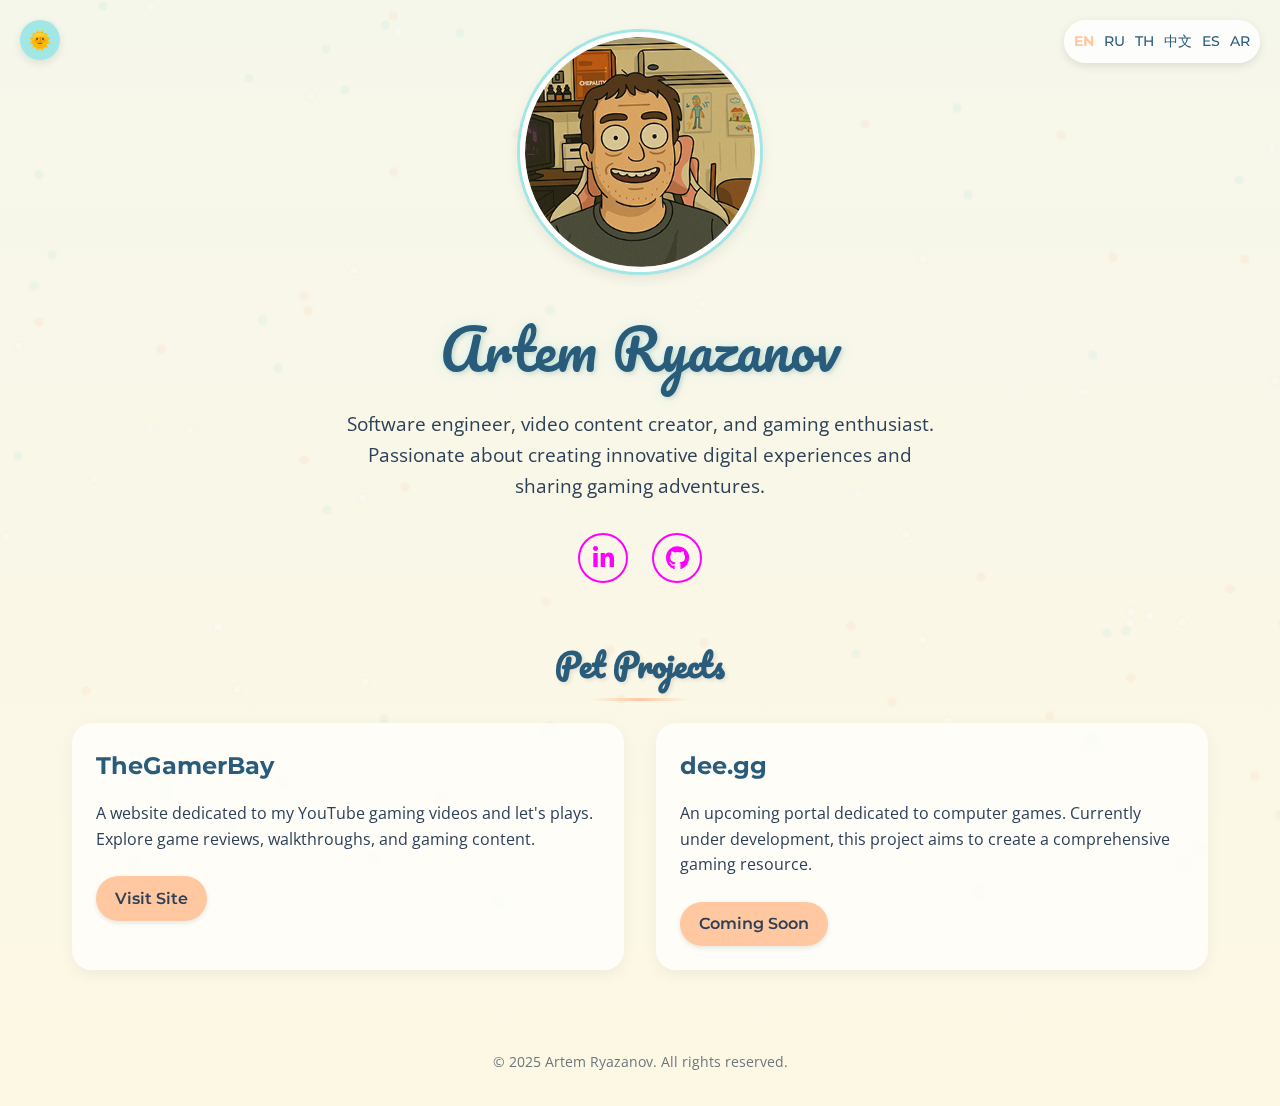
<file: index.html>
<!DOCTYPE html>
<html lang="en">
<head>
    <meta charset="UTF-8">
    <meta name="viewport" content="width=device-width, initial-scale=1.0">
    <title>Artem Ryazanov</title>
    
    <!-- Favicon -->
    <link rel="apple-touch-icon" sizes="180x180" href="apple-touch-icon.png">
    <link rel="icon" type="image/png" sizes="32x32" href="favicon-32x32.png">
    <link rel="icon" type="image/png" sizes="16x16" href="favicon-16x16.png">
    <link rel="manifest" href="site.webmanifest">
    
    <style>
        body {
            margin: 0;
            padding: 0;
            background-color: #0a0c10;
            color: #dfe0e4;
            font-family: 'Arial', sans-serif;
            display: flex;
            justify-content: center;
            align-items: center;
            height: 100vh;
            text-align: center;
        }
        
        .loading {
            font-size: 24px;
            color: #00fff0;
            text-shadow: 0 0 5px #00fff0, 0 0 10px #00fff0;
            animation: pulse 1.5s infinite alternate;
        }
        
        @keyframes pulse {
            from {
                text-shadow: 0 0 5px #00fff0, 0 0 10px #00fff0;
            }
            to {
                text-shadow: 0 0 10px #00fff0, 0 0 20px #00fff0, 0 0 30px #00fff0;
            }
        }
    </style>
</head>
<!-- Google tag (gtag.js) -->
<script async src="https://www.googletagmanager.com/gtag/js?id=G-1R5F85N9YH"></script>
<script>
    window.dataLayer = window.dataLayer || [];
    function gtag(){dataLayer.push(arguments);}
    gtag('js', new Date());

    gtag('config', 'G-1R5F85N9YH');
</script>
<body>
    <div class="loading">Loading...</div>
    
    <script>
        // Language detection and redirection
        document.addEventListener('DOMContentLoaded', function() {
            const savedLang = localStorage.getItem('lang');
            const validLangs = ['en', 'ru', 'th', 'zh', 'es', 'ar'];
            let targetPage;

            if (savedLang && validLangs.includes(savedLang)) {
                // Use saved language preference
                targetPage = `index_${savedLang}.html`;
            } else {
                // Determine language based on browser settings
                const userLang = navigator.language || navigator.userLanguage;
                targetPage = 'index_en.html'; // Default to English

                if (userLang.startsWith('ru')) {
                    targetPage = 'index_ru.html';
                } else if (userLang.startsWith('th')) {
                    targetPage = 'index_th.html';
                } else if (userLang.startsWith('zh')) {
                    targetPage = 'index_zh.html';
                } else if (userLang.startsWith('es')) {
                    targetPage = 'index_es.html';
                } else if (userLang.startsWith('ar')) {
                    targetPage = 'index_ar.html';
                }
            }

            // Redirect to the appropriate language page
            window.location.href = targetPage;
        });
    </script>
</body>
</html>
</file>
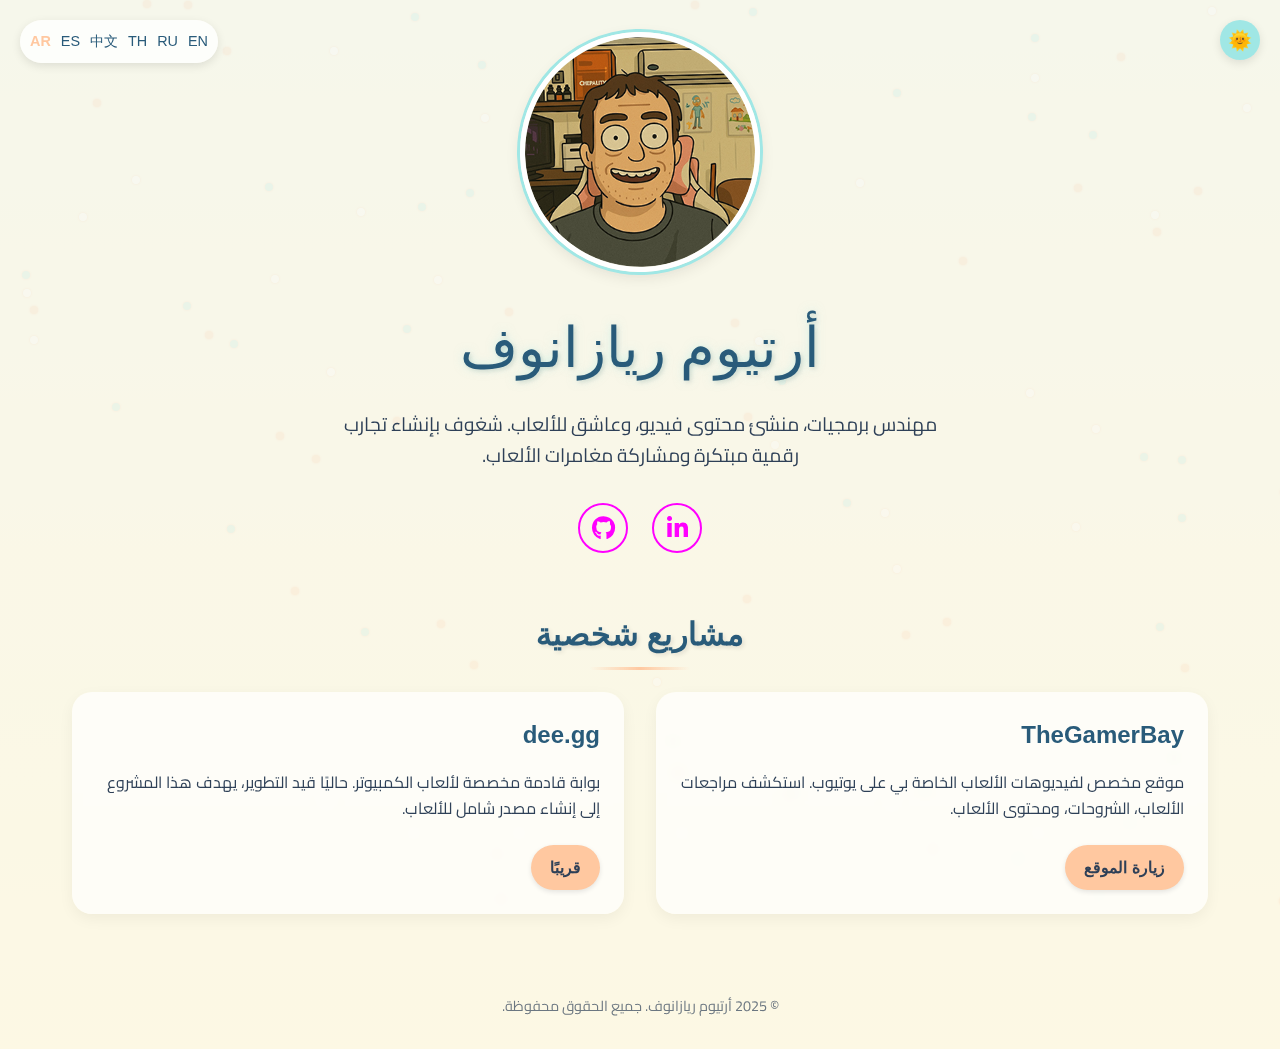
<file: index_ar.html>
<!DOCTYPE html>
<html lang="ar" dir="rtl">
<head>
    <meta charset="UTF-8">
    <meta name="viewport" content="width=device-width, initial-scale=1.0">
    <title>أرتيوم ريازانوف - الموقع الشخصي</title>
    
    <!-- Favicon -->
    <link rel="apple-touch-icon" sizes="180x180" href="apple-touch-icon.png">
    <link rel="icon" type="image/png" sizes="32x32" href="favicon-32x32.png">
    <link rel="icon" type="image/png" sizes="16x16" href="favicon-16x16.png">
    <link rel="manifest" href="site.webmanifest">
    
    <!-- Google Fonts -->
    <link href="https://fonts.googleapis.com/css2?family=Orbitron:wght@400;700&family=Roboto:wght@300;400&family=Cairo:wght@300;400;700&display=swap" rel="stylesheet">
    
    <!-- Font Awesome for icons -->
    <link rel="stylesheet" href="https://cdnjs.cloudflare.com/ajax/libs/font-awesome/6.4.0/css/all.min.css">
    
    <style>
        /* Base Styles */
        :root {
            /* Common colors */
            --neon-blue: #00fff0;
            --neon-purple: #f0f;
            --neon-pink: #ff00aa;
            
            /* Dark theme (default) */
            --bg-color: #0a0c10;
            --text-color: #dfe0e4;
            --card-bg: rgba(255, 255, 255, 0.05);
            --border-color: var(--neon-blue);
            --title-shadow-color: var(--neon-blue);
            --title-text-color: #fff;
            --switcher-bg: rgba(10, 12, 16, 0.7);
        }
        
        /* Beach-themed Light theme */
        body.theme-light {
            /* Beach theme colors */
            --bg-color: #FDF8E4; /* warm sand background */
            --bg-color-alt: #E8F4FB; /* light sky blue for alternate sections */
            --text-color: #2E4057; /* dark slate/blue for text */
            --accent-color: #FFC8A0; /* soft coral accent (buttons) */
            --accent-color-alt: #A0E7E5; /* teal accent */
            --heading-color: #295B7A; /* beachy dark teal for headings */
            
            /* UI elements */
            --card-bg: rgba(255, 255, 255, 0.7); /* semi-transparent white */
            --border-color: var(--accent-color-alt);
            --title-shadow-color: rgba(160, 231, 229, 0.5); /* soft teal shadow */
            --title-text-color: var(--heading-color);
            --switcher-bg: rgba(255, 255, 255, 0.8);
            --link-color: #288BB8; /* soft blue for links */
        }
        
        * {
            margin: 0;
            padding: 0;
            box-sizing: border-box;
        }
        
        body {
            background-color: var(--bg-color);
            color: var(--text-color);
            font-family: 'Cairo', 'Roboto', sans-serif;
            line-height: 1.6;
            overflow-x: hidden;
            position: relative;
            transition: background-color 0.3s, color 0.3s;
        }
        
        body::before {
            content: "";
            position: absolute;
            top: 0;
            left: 0;
            width: 100%;
            height: 100%;
            background: 
                linear-gradient(rgba(10, 12, 16, 0.9), rgba(10, 12, 16, 0.9)),
                url('data:image/svg+xml;utf8,<svg xmlns="http://www.w3.org/2000/svg" width="100" height="100" viewBox="0 0 100 100"><rect width="100" height="100" fill="none" stroke="%2300fff0" stroke-width="0.5" stroke-opacity="0.1"/><line x1="0" y1="0" x2="100" y2="100" stroke="%2300fff0" stroke-width="0.5" stroke-opacity="0.1"/><line x1="100" y1="0" x2="0" y2="100" stroke="%2300fff0" stroke-width="0.5" stroke-opacity="0.1"/></svg>');
            background-size: 50px 50px;
            z-index: -1;
            opacity: 0.5;
            transition: all 0.5s ease;
        }
        
        body.theme-light::before {
            opacity: 0.3;
            background: 
                linear-gradient(to bottom, var(--bg-color-alt) 0%, var(--bg-color) 100%),
                url('data:image/svg+xml;utf8,<svg xmlns="http://www.w3.org/2000/svg" width="200" height="200" viewBox="0 0 200 200"><path d="M0,100 C20,80 40,120 60,100 C80,80 100,120 120,100 C140,80 160,120 180,100 C200,80 220,120 240,100" fill="none" stroke="%23A0E7E5" stroke-width="1" stroke-opacity="0.2"/><path d="M0,130 C20,110 40,150 60,130 C80,110 100,150 120,130 C140,110 160,150 180,130 C200,110 220,150 240,130" fill="none" stroke="%23A0E7E5" stroke-width="1" stroke-opacity="0.2"/><path d="M0,160 C20,140 40,180 60,160 C80,140 100,180 120,160 C140,140 160,180 180,160 C200,140 220,180 240,160" fill="none" stroke="%23A0E7E5" stroke-width="1" stroke-opacity="0.2"/></svg>');
            background-size: 100% 100%, 400px 400px;
        }
        
        .container {
            max-width: 1200px;
            margin: 0 auto;
            padding: 2rem;
            min-height: 100vh;
            display: flex;
            flex-direction: column;
            justify-content: center;
        }
        
        /* Language Switcher */
        .lang-switcher {
            position: fixed;
            top: 20px;
            left: 20px; /* Changed from right to left for RTL */
            z-index: 100;
            display: flex;
            gap: 10px;
            background-color: var(--switcher-bg);
            padding: 10px;
            border-radius: 5px;
            border: 1px solid var(--border-color);
            box-shadow: 0 0 10px var(--border-color);
            transition: all 0.5s ease;
        }
        
        /* Beach-themed language switcher */
        body.theme-light .lang-switcher {
            background-color: rgba(255, 255, 255, 0.8);
            border: none;
            border-radius: 30px;
            box-shadow: 0 3px 10px rgba(0, 0, 0, 0.1);
            backdrop-filter: blur(5px);
        }
        
        .lang-switcher a {
            color: var(--text-color);
            text-decoration: none;
            font-family: 'Orbitron', sans-serif;
            font-size: 0.9rem;
            transition: all 0.3s ease;
        }
        
        body.theme-light .lang-switcher a {
            color: var(--heading-color);
            font-family: 'Montserrat', sans-serif;
            font-weight: 500;
        }
        
        .lang-switcher a:hover {
            color: var(--neon-blue);
            text-shadow: 0 0 5px var(--neon-blue), 0 0 10px var(--neon-blue);
        }
        
        body.theme-light .lang-switcher a:hover {
            color: var(--accent-color);
            text-shadow: none;
        }
        
        .lang-switcher a.active {
            color: var(--neon-blue);
            text-shadow: 0 0 5px var(--neon-blue), 0 0 10px var(--neon-blue);
        }
        
        body.theme-light .lang-switcher a.active {
            color: var(--accent-color);
            text-shadow: none;
            font-weight: 700;
        }
        
        /* Theme Toggle Button */
        .theme-toggle {
            position: fixed;
            top: 20px;
            right: 20px; /* Positioned on right for RTL layout */
            z-index: 100;
            background-color: var(--switcher-bg);
            border: 1px solid var(--border-color);
            box-shadow: 0 0 10px var(--border-color);
            color: var(--text-color);
            font-size: 1.2rem;
            width: 40px;
            height: 40px;
            border-radius: 50%;
            display: flex;
            align-items: center;
            justify-content: center;
            cursor: pointer;
            transition: all 0.5s ease;
        }
        
        /* Beach-themed toggle button */
        body.theme-light .theme-toggle {
            background-color: var(--accent-color-alt);
            border: none;
            color: white;
            box-shadow: 0 3px 10px rgba(0, 0, 0, 0.1);
        }
        
        .theme-toggle:hover {
            transform: scale(1.1);
            box-shadow: 0 0 15px var(--border-color);
        }
        
        body.theme-light .theme-toggle:hover {
            transform: scale(1.1) rotate(15deg);
            box-shadow: 0 5px 15px rgba(0, 0, 0, 0.15);
        }
        
        /* Header Section */
        .header {
            text-align: center;
            margin-bottom: 0.5rem;
        }
        
        .profile-pic {
            width: 240px;
            height: 240px;
            border-radius: 50%;
            object-fit: cover;
            border: 3px solid var(--border-color);
            box-shadow: 0 0 15px var(--border-color), 0 0 30px var(--border-color);
            margin-bottom: 1.5rem;
            transition: all 0.5s ease;
        }
        
        /* Beach-themed profile pic */
        body.theme-light .profile-pic {
            border: 5px solid #fff;
            box-shadow: 
                0 0 0 3px var(--accent-color-alt),
                0 5px 15px rgba(0, 0, 0, 0.1);
            transform: rotate(-2deg);
        }
        
        .profile-pic:hover {
            transform: scale(1.05);
            box-shadow: 0 0 20px var(--border-color), 0 0 40px var(--border-color);
        }
        
        body.theme-light .profile-pic:hover {
            transform: scale(1.05) rotate(2deg);
            box-shadow: 
                0 0 0 3px var(--accent-color),
                0 8px 20px rgba(0, 0, 0, 0.15);
        }
        
        .name {
            font-family: 'Orbitron', sans-serif;
            font-size: 3.5rem;
            font-weight: 700;
            margin-bottom: 1rem;
            color: var(--title-text-color);
            text-shadow: 
                0 0 5px #fff,
                0 0 10px #fff,
                0 0 15px var(--title-shadow-color),
                0 0 20px var(--title-shadow-color),
                0 0 30px var(--title-shadow-color);
            animation: flicker 3s infinite alternate;
            transition: all 0.5s ease;
        }
        
        /* Beach-themed name styling */
        body.theme-light .name {
            font-family: 'Pacifico', cursive;
            font-weight: 400;
            color: var(--heading-color);
            text-shadow: 
                2px 2px 4px rgba(0, 0, 0, 0.1),
                0 0 10px var(--title-shadow-color);
            animation: gentle-wave 5s infinite alternate;
        }
        
        @keyframes gentle-wave {
            0% {
                transform: translateY(0);
            }
            100% {
                transform: translateY(-5px);
            }
        }
        
        @keyframes flicker {
            0%, 19%, 21%, 23%, 25%, 54%, 56%, 100% {
                text-shadow: 
                    0 0 5px #fff,
                    0 0 10px #fff,
                    0 0 15px var(--title-shadow-color),
                    0 0 20px var(--title-shadow-color),
                    0 0 30px var(--title-shadow-color);
            }
            20%, 24%, 55% {
                text-shadow: none;
                opacity: 0.8;
            }
        }
        
        .bio {
            font-size: 1.2rem;
            max-width: 600px;
            margin: 0 auto 2rem;
        }
        
        /* Social Links */
        .social-links {
            display: flex;
            justify-content: center;
            gap: 1.5rem;
            margin-bottom: 3rem;
        }
        
        .social-link {
            display: inline-flex;
            align-items: center;
            justify-content: center;
            width: 50px;
            height: 50px;
            border-radius: 50%;
            border: 2px solid var(--neon-purple);
            color: var(--neon-purple);
            font-size: 1.5rem;
            text-decoration: none;
            transition: all 0.3s ease;
        }
        
        .social-link:hover {
            background-color: var(--neon-purple);
            color: #fff;
            box-shadow: 0 0 15px var(--neon-purple), 0 0 30px var(--neon-purple);
            transform: translateY(-5px);
        }
        
        /* Projects Section */
        .section-title {
            font-family: 'Orbitron', sans-serif;
            font-size: 2rem;
            margin-bottom: 2rem;
            text-align: center;
            color: var(--neon-pink);
            text-shadow: 0 0 5px var(--neon-pink), 0 0 10px var(--neon-pink);
            transition: all 0.5s ease;
        }
        
        /* Beach-themed section title */
        body.theme-light .section-title {
            font-family: 'Pacifico', cursive;
            color: var(--heading-color);
            text-shadow: 2px 2px 4px rgba(0, 0, 0, 0.1);
            position: relative;
        }
        
        body.theme-light .section-title::after {
            content: "";
            position: absolute;
            bottom: -10px;
            left: 50%;
            transform: translateX(-50%);
            width: 100px;
            height: 3px;
            background: linear-gradient(to right, transparent, var(--accent-color), transparent);
            border-radius: 3px;
        }
        
        .projects {
            display: grid;
            grid-template-columns: repeat(auto-fit, minmax(300px, 1fr));
            gap: 2rem;
            margin-bottom: 3rem;
        }
        
        .project-card {
            background-color: var(--card-bg);
            border-radius: 10px;
            padding: 1.5rem;
            border: 1px solid var(--border-color);
            transition: all 0.5s ease;
            position: relative;
            overflow: hidden;
        }
        
        /* Beach-themed project cards */
        body.theme-light .project-card {
            background-color: rgba(255, 255, 255, 0.7);
            border: none;
            border-radius: 20px;
            box-shadow: 0 5px 15px rgba(0, 0, 0, 0.05);
            backdrop-filter: blur(5px);
        }
        
        .project-card::before {
            content: "";
            position: absolute;
            top: 0;
            left: 0;
            width: 100%;
            height: 100%;
            background: linear-gradient(45deg, transparent, rgba(0, 255, 240, 0.1), transparent);
            transform: translateX(-100%);
            transition: transform 0.6s ease;
        }
        
        body.theme-light .project-card::before {
            background: linear-gradient(45deg, transparent, rgba(160, 231, 229, 0.2), transparent);
        }
        
        .project-card:hover {
            transform: translateY(-10px);
            box-shadow: 0 0 20px rgba(0, 210, 255, 0.3);
        }
        
        body.theme-light .project-card:hover {
            transform: translateY(-10px) rotate(1deg);
            box-shadow: 0 8px 25px rgba(0, 0, 0, 0.1);
        }
        
        .project-card:hover::before {
            transform: translateX(100%);
        }
        
        .project-title {
            font-family: 'Orbitron', sans-serif;
            font-size: 1.5rem;
            margin-bottom: 1rem;
            color: var(--border-color);
            transition: color 0.3s;
        }
        
        /* Beach-themed project title */
        body.theme-light .project-title {
            font-family: 'Montserrat', sans-serif;
            font-weight: 700;
            color: var(--heading-color);
        }
        
        .project-description {
            margin-bottom: 1.5rem;
        }
        
        .project-link {
            display: inline-block;
            padding: 0.5rem 1rem;
            background-color: transparent;
            border: 1px solid var(--neon-blue);
            color: var(--neon-blue);
            text-decoration: none;
            border-radius: 5px;
            font-family: 'Orbitron', sans-serif;
            transition: all 0.5s ease;
        }
        
        /* Beach-themed buttons */
        body.theme-light .project-link {
            background-color: var(--accent-color);
            color: var(--text-color);
            border: none;
            border-radius: 999px; /* Pill shape */
            padding: 0.6rem 1.2rem;
            font-family: 'Montserrat', sans-serif;
            font-weight: 600;
            box-shadow: 0 2px 5px rgba(0, 0, 0, 0.1);
        }
        
        .project-link:hover {
            background-color: var(--border-color);
            color: var(--bg-color);
            box-shadow: 0 0 10px var(--border-color), 0 0 20px var(--border-color);
        }
        
        body.theme-light .project-link:hover {
            background-color: #FFB682; /* Slightly deeper coral on hover */
            transform: translateY(-2px);
            box-shadow: 0 4px 8px rgba(0, 0, 0, 0.15);
        }
        
        /* Footer */
        .footer {
            text-align: center;
            margin-top: auto;
            padding-top: 2rem;
            font-size: 0.9rem;
            opacity: 0.7;
        }
        
        /* Responsive Design */
        @media (max-width: 768px) {
            .container {
                padding: 1rem;
            }
            
            .name {
                font-size: 2.5rem;
            }
            
            .bio {
                font-size: 1rem;
            }
            
            .projects {
                grid-template-columns: 1fr;
            }
            
            .lang-switcher {
                top: 10px;
                left: 10px; /* Changed from right to left for RTL */
                padding: 5px;
            }
            
            .lang-switcher a {
                font-size: 0.8rem;
            }
        }
        
        /* Star Animation (Dark Theme) / Beach Elements (Light Theme) */
        .stars {
            position: fixed;
            top: 0;
            left: 0;
            width: 100%;
            height: 100%;
            z-index: -2;
            pointer-events: none;
        }
        
        .star {
            position: absolute;
            width: 2px;
            height: 2px;
            background-color: #fff;
            border-radius: 50%;
            animation: twinkle var(--duration, 3s) infinite both;
            opacity: 0;
            transition: all 0.5s ease;
        }
        
        /* Beach elements for light theme */
        body.theme-light .star {
            width: 8px;
            height: 8px;
            background-color: transparent;
            border-radius: 50%;
            opacity: 0.7;
            box-shadow: 0 0 2px rgba(255, 200, 160, 0.5);
            animation: float var(--duration, 8s) infinite ease-in-out;
        }
        
        body.theme-light .star:nth-child(3n) {
            background-color: rgba(255, 200, 160, 0.3); /* Coral color for some elements */
        }
        
        body.theme-light .star:nth-child(3n+1) {
            background-color: rgba(160, 231, 229, 0.3); /* Teal color for some elements */
        }
        
        body.theme-light .star:nth-child(3n+2) {
            background-color: rgba(255, 255, 255, 0.5); /* White for some elements */
        }
        
        @keyframes twinkle {
            0%, 100% {
                opacity: 0;
            }
            50% {
                opacity: 1;
            }
        }
        
        @keyframes float {
            0%, 100% {
                transform: translateY(0) rotate(0);
            }
            50% {
                transform: translateY(-20px) rotate(10deg);
            }
        }
    </style>
</head>
<!-- Google tag (gtag.js) -->
<script async src="https://www.googletagmanager.com/gtag/js?id=G-1R5F85N9YH"></script>
<script>
    window.dataLayer = window.dataLayer || [];
    function gtag(){dataLayer.push(arguments);}
    gtag('js', new Date());

    gtag('config', 'G-1R5F85N9YH');
</script>
<body>
    <!-- Language Switcher -->
    <div class="lang-switcher">
        <a href="index_en.html">EN</a>
        <a href="index_ru.html">RU</a>
        <a href="index_th.html">TH</a>
        <a href="index_zh.html">中文</a>
        <a href="index_es.html">ES</a>
        <a href="index_ar.html" class="active">AR</a>
    </div>
    
    <!-- Theme Toggle Button -->
    <button id="theme-toggle" class="theme-toggle" title="تبديل السمة">🌙</button>
    
    <!-- Star Background -->
    <div class="stars" id="stars"></div>
    
    <div class="container">
        <!-- Header Section -->
        <section class="header">
            <img src="logo-300x300.png" alt="أرتيوم ريازانوف" class="profile-pic">
            <h1 class="name">أرتيوم ريازانوف</h1>
            <p class="bio">مهندس برمجيات، منشئ محتوى فيديو، وعاشق للألعاب. شغوف بإنشاء تجارب رقمية مبتكرة ومشاركة مغامرات الألعاب.</p>
            
            <!-- Social Links -->
            <div class="social-links">
                <a href="https://www.linkedin.com/in/artryazanov/" target="_blank" class="social-link" title="LinkedIn">
                    <i class="fab fa-linkedin-in"></i>
                </a>
                <a href="https://github.com/artryazanov" target="_blank" class="social-link" title="GitHub">
                    <i class="fab fa-github"></i>
                </a>
            </div>
        </section>
        
        <!-- Projects Section -->
        <section>
            <h2 class="section-title">مشاريع شخصية</h2>
            <div class="projects">
                <div class="project-card">
                    <h3 class="project-title">TheGamerBay</h3>
                    <p class="project-description">موقع مخصص لفيديوهات الألعاب الخاصة بي على يوتيوب. استكشف مراجعات الألعاب، الشروحات، ومحتوى الألعاب.</p>
                    <a href="https://www.thegamerbay.ru" target="_blank" class="project-link">زيارة الموقع</a>
                </div>
                
                <div class="project-card">
                    <h3 class="project-title">dee.gg</h3>
                    <p class="project-description">بوابة قادمة مخصصة لألعاب الكمبيوتر. حاليًا قيد التطوير، يهدف هذا المشروع إلى إنشاء مصدر شامل للألعاب.</p>
                    <a href="https://dee.gg" target="_blank" class="project-link">قريبًا</a>
                </div>
            </div>
        </section>
        
        <!-- Footer -->
        <footer class="footer">
            <p>&copy; 2025 أرتيوم ريازانوف. جميع الحقوق محفوظة.</p>
        </footer>
    </div>
    
    <!-- JavaScript for Star Animation and Theme Switching -->
    <script>
        document.addEventListener('DOMContentLoaded', function() {
            localStorage.setItem('lang', 'ar');
            // Theme toggle functionality
            const toggleBtn = document.getElementById('theme-toggle');
            const body = document.body;
            
            // 1. Check for saved theme preference
            const savedTheme = localStorage.getItem('theme');
            
            // 2. If theme preference is saved, use it
            if (savedTheme) {
                body.classList.toggle('theme-light', savedTheme === 'light');
                toggleBtn.textContent = savedTheme === 'light' ? '🌞' : '🌙';
            } else {
                // 3. Otherwise, use system preference
                const prefersDark = window.matchMedia('(prefers-color-scheme: dark)').matches;
                if (!prefersDark) {
                    body.classList.add('theme-light');
                    toggleBtn.textContent = '🌞';
                }
            }
            
            // 4. Theme toggle button click handler
            toggleBtn.addEventListener('click', function() {
                const isLight = body.classList.toggle('theme-light');
                toggleBtn.textContent = isLight ? '🌞' : '🌙';
                localStorage.setItem('theme', isLight ? 'light' : 'dark');
            });
            
            // 5. Listen for system theme changes
            window.matchMedia('(prefers-color-scheme: dark)').addEventListener('change', function(e) {
                // Only apply if user hasn't manually set a preference
                if (!localStorage.getItem('theme')) {
                    const isDark = e.matches;
                    body.classList.toggle('theme-light', !isDark);
                    toggleBtn.textContent = !isDark ? '🌞' : '🌙';
                }
            });
            
            // Create stars
            const starsContainer = document.getElementById('stars');
            const starsCount = 100;
            
            for (let i = 0; i < starsCount; i++) {
                const star = document.createElement('div');
                star.classList.add('star');
                
                // Random position
                const x = Math.random() * 100;
                const y = Math.random() * 100;
                
                // Random animation duration
                const duration = 2 + Math.random() * 3;
                
                // Random delay
                const delay = Math.random() * 5;
                
                star.style.left = `${x}%`;
                star.style.top = `${y}%`;
                star.style.setProperty('--duration', `${duration}s`);
                star.style.animationDelay = `${delay}s`;
                
                starsContainer.appendChild(star);
            }
            
            // Add glitch effect on image click
            const profilePic = document.querySelector('.profile-pic');
            
            profilePic.addEventListener('click', function() {
                this.style.filter = 'hue-rotate(90deg) contrast(1.5)';
                
                setTimeout(() => {
                    this.style.filter = 'none';
                }, 500);
            });
        });
    </script>
</body>
</html>
</file>
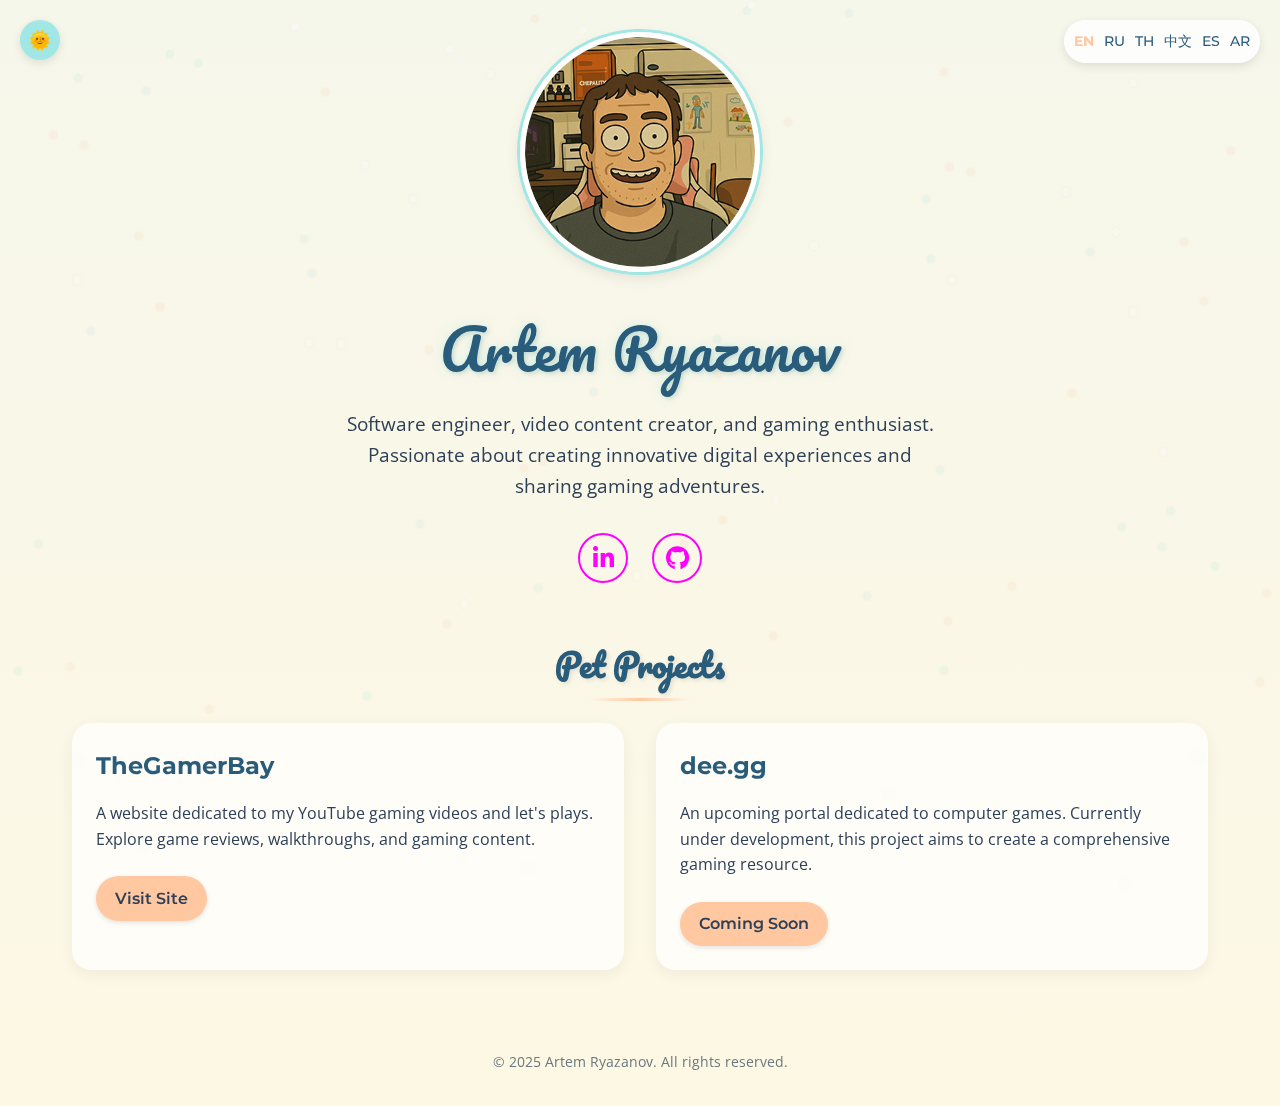
<file: index_en.html>
<!DOCTYPE html>
<html lang="en">
<head>
    <meta charset="UTF-8">
    <meta name="viewport" content="width=device-width, initial-scale=1.0">
    <title>Artem Ryazanov - Personal Website</title>
    
    <!-- Favicon -->
    <link rel="apple-touch-icon" sizes="180x180" href="apple-touch-icon.png">
    <link rel="icon" type="image/png" sizes="32x32" href="favicon-32x32.png">
    <link rel="icon" type="image/png" sizes="16x16" href="favicon-16x16.png">
    <link rel="manifest" href="site.webmanifest">
    
    <!-- Google Fonts -->
    <link href="https://fonts.googleapis.com/css2?family=Orbitron:wght@400;700&family=Roboto:wght@300;400&family=Pacifico&family=Montserrat:wght@300;400;500;700&family=Open+Sans:wght@300;400;600&display=swap" rel="stylesheet">
    
    <!-- Font Awesome for icons -->
    <link rel="stylesheet" href="https://cdnjs.cloudflare.com/ajax/libs/font-awesome/6.4.0/css/all.min.css">
    
    <style>
        /* Base Styles */
        :root {
            /* Common colors */
            --neon-blue: #00fff0;
            --neon-purple: #f0f;
            --neon-pink: #ff00aa;
            
            /* Dark theme (default) */
            --bg-color: #0a0c10;
            --text-color: #dfe0e4;
            --card-bg: rgba(255, 255, 255, 0.05);
            --border-color: var(--neon-blue);
            --title-shadow-color: var(--neon-blue);
            --title-text-color: #fff;
            --switcher-bg: rgba(10, 12, 16, 0.7);
        }
        
        /* Beach-themed Light theme */
        body.theme-light {
            /* Beach theme colors */
            --bg-color: #FDF8E4; /* warm sand background */
            --bg-color-alt: #E8F4FB; /* light sky blue for alternate sections */
            --text-color: #2E4057; /* dark slate/blue for text */
            --accent-color: #FFC8A0; /* soft coral accent (buttons) */
            --accent-color-alt: #A0E7E5; /* teal accent */
            --heading-color: #295B7A; /* beachy dark teal for headings */
            
            /* UI elements */
            --card-bg: rgba(255, 255, 255, 0.7); /* semi-transparent white */
            --border-color: var(--accent-color-alt);
            --title-shadow-color: rgba(160, 231, 229, 0.5); /* soft teal shadow */
            --title-text-color: var(--heading-color);
            --switcher-bg: rgba(255, 255, 255, 0.8);
            --link-color: #288BB8; /* soft blue for links */
        }
        
        * {
            margin: 0;
            padding: 0;
            box-sizing: border-box;
        }
        
        body {
            background-color: var(--bg-color);
            color: var(--text-color);
            font-family: 'Roboto', sans-serif;
            line-height: 1.6;
            overflow-x: hidden;
            position: relative;
            transition: background-color 0.5s, color 0.5s, font-family 0.5s;
        }
        
        /* Typography for light theme */
        body.theme-light {
            font-family: 'Open Sans', sans-serif;
        }
        
        body::before {
            content: "";
            position: absolute;
            top: 0;
            left: 0;
            width: 100%;
            height: 100%;
            background: 
                linear-gradient(rgba(10, 12, 16, 0.9), rgba(10, 12, 16, 0.9)),
                url('data:image/svg+xml;utf8,<svg xmlns="http://www.w3.org/2000/svg" width="100" height="100" viewBox="0 0 100 100"><rect width="100" height="100" fill="none" stroke="%2300fff0" stroke-width="0.5" stroke-opacity="0.1"/><line x1="0" y1="0" x2="100" y2="100" stroke="%2300fff0" stroke-width="0.5" stroke-opacity="0.1"/><line x1="100" y1="0" x2="0" y2="100" stroke="%2300fff0" stroke-width="0.5" stroke-opacity="0.1"/></svg>');
            background-size: 50px 50px;
            z-index: -1;
            opacity: 0.5;
            transition: all 0.5s ease;
        }
        
        body.theme-light::before {
            opacity: 0.3;
            background: 
                linear-gradient(to bottom, var(--bg-color-alt) 0%, var(--bg-color) 100%),
                url('data:image/svg+xml;utf8,<svg xmlns="http://www.w3.org/2000/svg" width="200" height="200" viewBox="0 0 200 200"><path d="M0,100 C20,80 40,120 60,100 C80,80 100,120 120,100 C140,80 160,120 180,100 C200,80 220,120 240,100" fill="none" stroke="%23A0E7E5" stroke-width="1" stroke-opacity="0.2"/><path d="M0,130 C20,110 40,150 60,130 C80,110 100,150 120,130 C140,110 160,150 180,130 C200,110 220,150 240,130" fill="none" stroke="%23A0E7E5" stroke-width="1" stroke-opacity="0.2"/><path d="M0,160 C20,140 40,180 60,160 C80,140 100,180 120,160 C140,140 160,180 180,160 C200,140 220,180 240,160" fill="none" stroke="%23A0E7E5" stroke-width="1" stroke-opacity="0.2"/></svg>');
            background-size: 100% 100%, 400px 400px;
        }
        
        .container {
            max-width: 1200px;
            margin: 0 auto;
            padding: 2rem;
            min-height: 100vh;
            display: flex;
            flex-direction: column;
            justify-content: center;
        }
        
        /* Language Switcher */
        .lang-switcher {
            position: fixed;
            top: 20px;
            right: 20px;
            z-index: 100;
            display: flex;
            gap: 10px;
            background-color: var(--switcher-bg);
            padding: 10px;
            border-radius: 5px;
            border: 1px solid var(--border-color);
            box-shadow: 0 0 10px var(--border-color);
            transition: all 0.5s ease;
        }
        
        /* Beach-themed language switcher */
        body.theme-light .lang-switcher {
            background-color: rgba(255, 255, 255, 0.8);
            border: none;
            border-radius: 30px;
            box-shadow: 0 3px 10px rgba(0, 0, 0, 0.1);
            backdrop-filter: blur(5px);
        }
        
        .lang-switcher a {
            color: var(--text-color);
            text-decoration: none;
            font-family: 'Orbitron', sans-serif;
            font-size: 0.9rem;
            transition: all 0.3s ease;
        }
        
        body.theme-light .lang-switcher a {
            color: var(--heading-color);
            font-family: 'Montserrat', sans-serif;
            font-weight: 500;
        }
        
        .lang-switcher a:hover {
            color: var(--neon-blue);
            text-shadow: 0 0 5px var(--neon-blue), 0 0 10px var(--neon-blue);
        }
        
        body.theme-light .lang-switcher a:hover {
            color: var(--accent-color);
            text-shadow: none;
        }
        
        .lang-switcher a.active {
            color: var(--neon-blue);
            text-shadow: 0 0 5px var(--neon-blue), 0 0 10px var(--neon-blue);
        }
        
        body.theme-light .lang-switcher a.active {
            color: var(--accent-color);
            text-shadow: none;
            font-weight: 700;
        }
        
        /* Theme Toggle Button */
        .theme-toggle {
            position: fixed;
            top: 20px;
            left: 20px;
            z-index: 100;
            background-color: var(--switcher-bg);
            border: 1px solid var(--border-color);
            box-shadow: 0 0 10px var(--border-color);
            color: var(--text-color);
            font-size: 1.2rem;
            width: 40px;
            height: 40px;
            border-radius: 50%;
            display: flex;
            align-items: center;
            justify-content: center;
            cursor: pointer;
            transition: all 0.5s ease;
        }
        
        /* Beach-themed toggle button */
        body.theme-light .theme-toggle {
            background-color: var(--accent-color-alt);
            border: none;
            color: white;
            box-shadow: 0 3px 10px rgba(0, 0, 0, 0.1);
        }
        
        .theme-toggle:hover {
            transform: scale(1.1);
            box-shadow: 0 0 15px var(--border-color);
        }
        
        body.theme-light .theme-toggle:hover {
            transform: scale(1.1) rotate(15deg);
            box-shadow: 0 5px 15px rgba(0, 0, 0, 0.15);
        }
        
        /* Header Section */
        .header {
            text-align: center;
            margin-bottom: 0.5rem;
        }
        
        .profile-pic {
            width: 240px;
            height: 240px;
            border-radius: 50%;
            object-fit: cover;
            border: 3px solid var(--border-color);
            box-shadow: 0 0 15px var(--border-color), 0 0 30px var(--border-color);
            margin-bottom: 1.5rem;
            transition: all 0.5s ease;
        }
        
        /* Beach-themed profile pic */
        body.theme-light .profile-pic {
            border: 5px solid #fff;
            box-shadow: 
                0 0 0 3px var(--accent-color-alt),
                0 5px 15px rgba(0, 0, 0, 0.1);
            transform: rotate(-2deg);
        }
        
        .profile-pic:hover {
            transform: scale(1.05);
            box-shadow: 0 0 20px var(--border-color), 0 0 40px var(--border-color);
        }
        
        body.theme-light .profile-pic:hover {
            transform: scale(1.05) rotate(2deg);
            box-shadow: 
                0 0 0 3px var(--accent-color),
                0 8px 20px rgba(0, 0, 0, 0.15);
        }
        
        .name {
            font-family: 'Orbitron', sans-serif;
            font-size: 3.5rem;
            font-weight: 700;
            margin-bottom: 1rem;
            color: var(--title-text-color);
            text-shadow: 
                0 0 5px #fff,
                0 0 10px #fff,
                0 0 15px var(--title-shadow-color),
                0 0 20px var(--title-shadow-color),
                0 0 30px var(--title-shadow-color);
            animation: flicker 3s infinite alternate;
            transition: all 0.5s ease;
        }
        
        /* Beach-themed name styling */
        body.theme-light .name {
            font-family: 'Pacifico', cursive;
            font-weight: 400;
            color: var(--heading-color);
            text-shadow: 
                2px 2px 4px rgba(0, 0, 0, 0.1),
                0 0 10px var(--title-shadow-color);
            animation: gentle-wave 5s infinite alternate;
        }
        
        @keyframes flicker {
            0%, 19%, 21%, 23%, 25%, 54%, 56%, 100% {
                text-shadow: 
                    0 0 5px #fff,
                    0 0 10px #fff,
                    0 0 15px var(--title-shadow-color),
                    0 0 20px var(--title-shadow-color),
                    0 0 30px var(--title-shadow-color);
            }
            20%, 24%, 55% {
                text-shadow: none;
                opacity: 0.8;
            }
        }
        
        @keyframes gentle-wave {
            0% {
                transform: translateY(0);
            }
            100% {
                transform: translateY(-5px);
            }
        }
        
        .bio {
            font-size: 1.2rem;
            max-width: 600px;
            margin: 0 auto 2rem;
        }
        
        /* Social Links */
        .social-links {
            display: flex;
            justify-content: center;
            gap: 1.5rem;
            margin-bottom: 3rem;
        }
        
        .social-link {
            display: inline-flex;
            align-items: center;
            justify-content: center;
            width: 50px;
            height: 50px;
            border-radius: 50%;
            border: 2px solid var(--neon-purple);
            color: var(--neon-purple);
            font-size: 1.5rem;
            text-decoration: none;
            transition: all 0.3s ease;
        }
        
        .social-link:hover {
            background-color: var(--neon-purple);
            color: #fff;
            box-shadow: 0 0 15px var(--neon-purple), 0 0 30px var(--neon-purple);
            transform: translateY(-5px);
        }
        
        /* Projects Section */
        .section-title {
            font-family: 'Orbitron', sans-serif;
            font-size: 2rem;
            margin-bottom: 2rem;
            text-align: center;
            color: var(--neon-pink);
            text-shadow: 0 0 5px var(--neon-pink), 0 0 10px var(--neon-pink);
            transition: all 0.5s ease;
        }
        
        /* Beach-themed section title */
        body.theme-light .section-title {
            font-family: 'Pacifico', cursive;
            color: var(--heading-color);
            text-shadow: 2px 2px 4px rgba(0, 0, 0, 0.1);
            position: relative;
        }
        
        body.theme-light .section-title::after {
            content: "";
            position: absolute;
            bottom: -10px;
            left: 50%;
            transform: translateX(-50%);
            width: 100px;
            height: 3px;
            background: linear-gradient(to right, transparent, var(--accent-color), transparent);
            border-radius: 3px;
        }
        
        .projects {
            display: grid;
            grid-template-columns: repeat(auto-fit, minmax(300px, 1fr));
            gap: 2rem;
            margin-bottom: 3rem;
        }
        
        .project-card {
            background-color: var(--card-bg);
            border-radius: 10px;
            padding: 1.5rem;
            border: 1px solid var(--border-color);
            transition: all 0.5s ease;
            position: relative;
            overflow: hidden;
        }
        
        /* Beach-themed project cards */
        body.theme-light .project-card {
            background-color: rgba(255, 255, 255, 0.7);
            border: none;
            border-radius: 20px;
            box-shadow: 0 5px 15px rgba(0, 0, 0, 0.05);
            backdrop-filter: blur(5px);
        }
        
        .project-card::before {
            content: "";
            position: absolute;
            top: 0;
            left: 0;
            width: 100%;
            height: 100%;
            background: linear-gradient(45deg, transparent, rgba(0, 255, 240, 0.1), transparent);
            transform: translateX(-100%);
            transition: transform 0.6s ease;
        }
        
        body.theme-light .project-card::before {
            background: linear-gradient(45deg, transparent, rgba(160, 231, 229, 0.2), transparent);
        }
        
        .project-card:hover {
            transform: translateY(-10px);
            box-shadow: 0 0 20px rgba(0, 210, 255, 0.3);
        }
        
        body.theme-light .project-card:hover {
            transform: translateY(-10px) rotate(1deg);
            box-shadow: 0 8px 25px rgba(0, 0, 0, 0.1);
        }
        
        .project-card:hover::before {
            transform: translateX(100%);
        }
        
        .project-title {
            font-family: 'Orbitron', sans-serif;
            font-size: 1.5rem;
            margin-bottom: 1rem;
            color: var(--border-color);
            transition: color 0.3s;
        }
        
        /* Beach-themed project title */
        body.theme-light .project-title {
            font-family: 'Montserrat', sans-serif;
            font-weight: 700;
            color: var(--heading-color);
        }
        
        .project-description {
            margin-bottom: 1.5rem;
        }
        
        .project-link {
            display: inline-block;
            padding: 0.5rem 1rem;
            background-color: transparent;
            border: 1px solid var(--border-color);
            color: var(--border-color);
            text-decoration: none;
            border-radius: 5px;
            font-family: 'Orbitron', sans-serif;
            transition: all 0.5s ease;
        }
        
        /* Beach-themed buttons */
        body.theme-light .project-link {
            background-color: var(--accent-color);
            color: var(--text-color);
            border: none;
            border-radius: 999px; /* Pill shape */
            padding: 0.6rem 1.2rem;
            font-family: 'Montserrat', sans-serif;
            font-weight: 600;
            box-shadow: 0 2px 5px rgba(0, 0, 0, 0.1);
        }
        
        .project-link:hover {
            background-color: var(--border-color);
            color: var(--bg-color);
            box-shadow: 0 0 10px var(--border-color), 0 0 20px var(--border-color);
        }
        
        body.theme-light .project-link:hover {
            background-color: #FFB682; /* Slightly deeper coral on hover */
            transform: translateY(-2px);
            box-shadow: 0 4px 8px rgba(0, 0, 0, 0.15);
        }
        
        /* Footer */
        .footer {
            text-align: center;
            margin-top: auto;
            padding-top: 2rem;
            font-size: 0.9rem;
            opacity: 0.7;
        }
        
        /* Responsive Design */
        @media (max-width: 768px) {
            .container {
                padding: 1rem;
            }
            
            .name {
                font-size: 2.5rem;
            }
            
            .bio {
                font-size: 1rem;
            }
            
            .projects {
                grid-template-columns: 1fr;
            }
            
            .lang-switcher {
                top: 10px;
                right: 10px;
                padding: 5px;
            }
            
            .lang-switcher a {
                font-size: 0.8rem;
            }
        }
        
        /* Star Animation (Dark Theme) / Beach Elements (Light Theme) */
        .stars {
            position: fixed;
            top: 0;
            left: 0;
            width: 100%;
            height: 100%;
            z-index: -2;
            pointer-events: none;
        }
        
        .star {
            position: absolute;
            width: 2px;
            height: 2px;
            background-color: #fff;
            border-radius: 50%;
            animation: twinkle var(--duration, 3s) infinite both;
            opacity: 0;
            transition: all 0.5s ease;
        }
        
        /* Beach elements for light theme */
        body.theme-light .star {
            width: 8px;
            height: 8px;
            background-color: transparent;
            border-radius: 50%;
            opacity: 0.7;
            box-shadow: 0 0 2px rgba(255, 200, 160, 0.5);
            animation: float var(--duration, 8s) infinite ease-in-out;
        }
        
        body.theme-light .star:nth-child(3n) {
            background-color: rgba(255, 200, 160, 0.3); /* Coral color for some elements */
        }
        
        body.theme-light .star:nth-child(3n+1) {
            background-color: rgba(160, 231, 229, 0.3); /* Teal color for some elements */
        }
        
        body.theme-light .star:nth-child(3n+2) {
            background-color: rgba(255, 255, 255, 0.5); /* White for some elements */
        }
        
        @keyframes twinkle {
            0%, 100% {
                opacity: 0;
            }
            50% {
                opacity: 1;
            }
        }
        
        @keyframes float {
            0%, 100% {
                transform: translateY(0) rotate(0);
            }
            50% {
                transform: translateY(-20px) rotate(10deg);
            }
        }
    </style>
</head>
<!-- Google tag (gtag.js) -->
<script async src="https://www.googletagmanager.com/gtag/js?id=G-1R5F85N9YH"></script>
<script>
    window.dataLayer = window.dataLayer || [];
    function gtag(){dataLayer.push(arguments);}
    gtag('js', new Date());

    gtag('config', 'G-1R5F85N9YH');
</script>
<body>
    <!-- Language Switcher -->
    <div class="lang-switcher">
        <a href="index_en.html" class="active">EN</a>
        <a href="index_ru.html">RU</a>
        <a href="index_th.html">TH</a>
        <a href="index_zh.html">中文</a>
        <a href="index_es.html">ES</a>
        <a href="index_ar.html">AR</a>
    </div>
    
    <!-- Theme Toggle Button -->
    <button id="theme-toggle" class="theme-toggle" title="Toggle theme">🌙</button>
    
    <!-- Star Background -->
    <div class="stars" id="stars"></div>
    
    <div class="container">
        <!-- Header Section -->
        <section class="header">
            <img src="logo-300x300.png" alt="Artem Ryazanov" class="profile-pic">
            <h1 class="name">Artem Ryazanov</h1>
            <p class="bio">Software engineer, video content creator, and gaming enthusiast. Passionate about creating innovative digital experiences and sharing gaming adventures.</p>
            
            <!-- Social Links -->
            <div class="social-links">
                <a href="https://www.linkedin.com/in/artryazanov/" target="_blank" class="social-link" title="LinkedIn">
                    <i class="fab fa-linkedin-in"></i>
                </a>
                <a href="https://github.com/artryazanov" target="_blank" class="social-link" title="GitHub">
                    <i class="fab fa-github"></i>
                </a>
            </div>
        </section>
        
        <!-- Projects Section -->
        <section>
            <h2 class="section-title">Pet Projects</h2>
            <div class="projects">
                <div class="project-card">
                    <h3 class="project-title">TheGamerBay</h3>
                    <p class="project-description">A website dedicated to my YouTube gaming videos and let's plays. Explore game reviews, walkthroughs, and gaming content.</p>
                    <a href="https://www.thegamerbay.ru" target="_blank" class="project-link">Visit Site</a>
                </div>
                
                <div class="project-card">
                    <h3 class="project-title">dee.gg</h3>
                    <p class="project-description">An upcoming portal dedicated to computer games. Currently under development, this project aims to create a comprehensive gaming resource.</p>
                    <a href="https://dee.gg" target="_blank" class="project-link">Coming Soon</a>
                </div>
            </div>
        </section>
        
        <!-- Footer -->
        <footer class="footer">
            <p>&copy; 2025 Artem Ryazanov. All rights reserved.</p>
        </footer>
    </div>
    
    <!-- JavaScript for Star Animation and Theme Switching -->
    <script>
        document.addEventListener('DOMContentLoaded', function() {
            localStorage.setItem('lang', 'en');
            // Theme toggle functionality
            const toggleBtn = document.getElementById('theme-toggle');
            const body = document.body;
            
            // 1. Check for saved theme preference
            const savedTheme = localStorage.getItem('theme');
            
            // 2. If theme preference is saved, use it
            if (savedTheme) {
                body.classList.toggle('theme-light', savedTheme === 'light');
                toggleBtn.textContent = savedTheme === 'light' ? '🌞' : '🌙';
            } else {
                // 3. Otherwise, use system preference
                const prefersDark = window.matchMedia('(prefers-color-scheme: dark)').matches;
                if (!prefersDark) {
                    body.classList.add('theme-light');
                    toggleBtn.textContent = '🌞';
                }
            }
            
            // 4. Theme toggle button click handler
            toggleBtn.addEventListener('click', function() {
                const isLight = body.classList.toggle('theme-light');
                toggleBtn.textContent = isLight ? '🌞' : '🌙';
                localStorage.setItem('theme', isLight ? 'light' : 'dark');
            });
            
            // 5. Listen for system theme changes
            window.matchMedia('(prefers-color-scheme: dark)').addEventListener('change', function(e) {
                // Only apply if user hasn't manually set a preference
                if (!localStorage.getItem('theme')) {
                    const isDark = e.matches;
                    body.classList.toggle('theme-light', !isDark);
                    toggleBtn.textContent = !isDark ? '🌞' : '🌙';
                }
            });
            
            // Create stars
            const starsContainer = document.getElementById('stars');
            const starsCount = 100;
            
            for (let i = 0; i < starsCount; i++) {
                const star = document.createElement('div');
                star.classList.add('star');
                
                // Random position
                const x = Math.random() * 100;
                const y = Math.random() * 100;
                
                // Random animation duration
                const duration = 2 + Math.random() * 3;
                
                // Random delay
                const delay = Math.random() * 5;
                
                star.style.left = `${x}%`;
                star.style.top = `${y}%`;
                star.style.setProperty('--duration', `${duration}s`);
                star.style.animationDelay = `${delay}s`;
                
                starsContainer.appendChild(star);
            }
            
            // Add glitch effect on image click
            const profilePic = document.querySelector('.profile-pic');
            
            profilePic.addEventListener('click', function() {
                this.style.filter = 'hue-rotate(90deg) contrast(1.5)';
                
                setTimeout(() => {
                    this.style.filter = 'none';
                }, 500);
            });
        });
    </script>
</body>
</html>
</file>
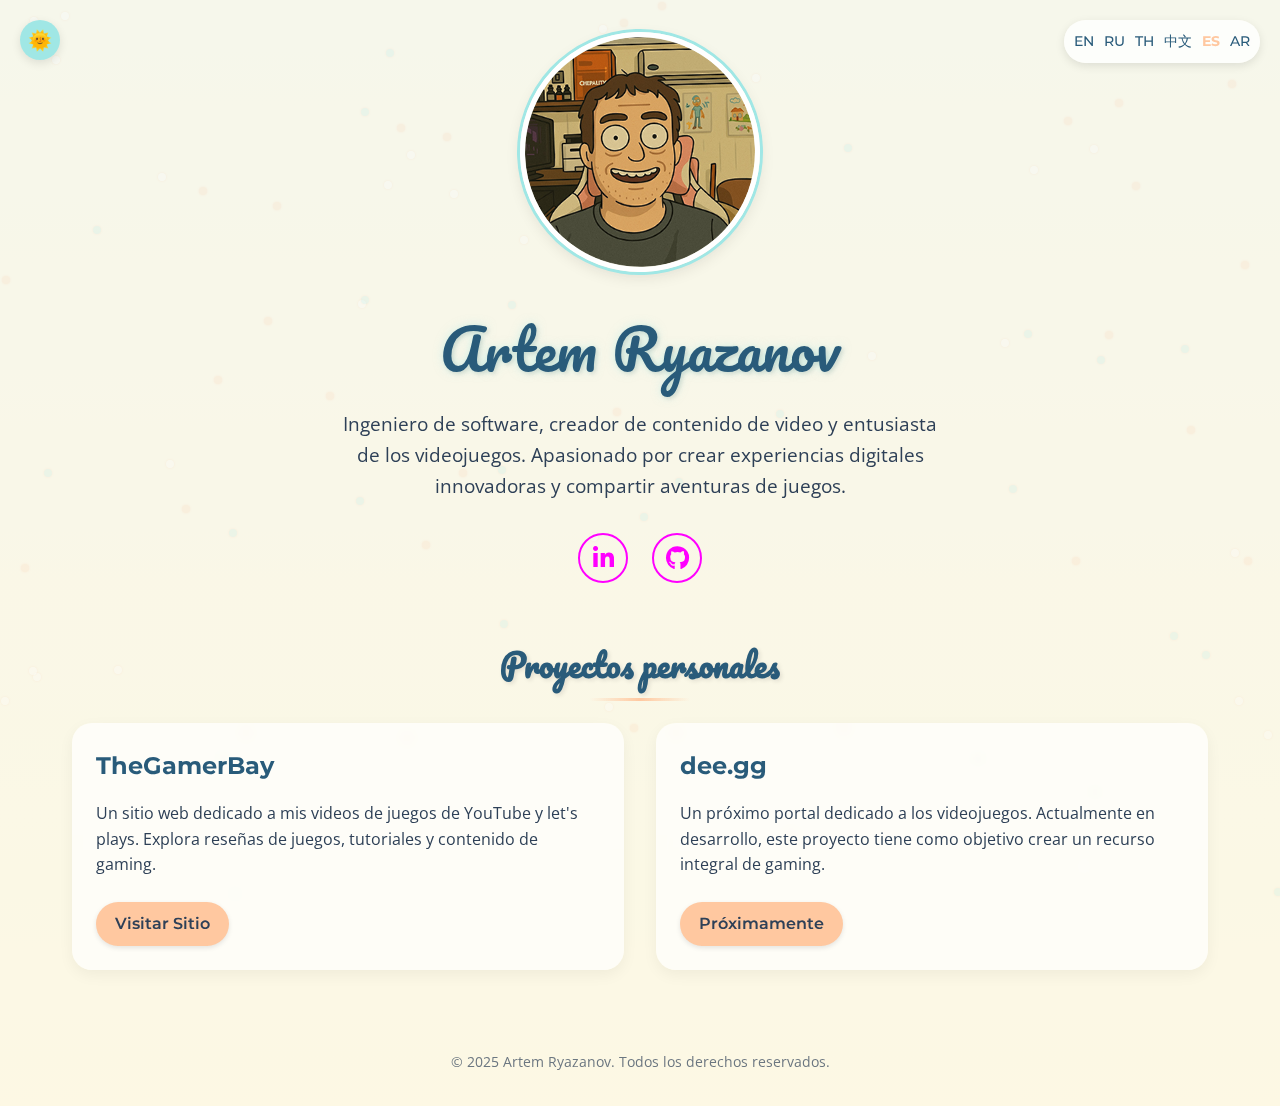
<file: index_es.html>
<!DOCTYPE html>
<html lang="es">
<head>
    <meta charset="UTF-8">
    <meta name="viewport" content="width=device-width, initial-scale=1.0">
    <title>Artem Ryazanov - Sitio Web Personal</title>
    
    <!-- Favicon -->
    <link rel="apple-touch-icon" sizes="180x180" href="apple-touch-icon.png">
    <link rel="icon" type="image/png" sizes="32x32" href="favicon-32x32.png">
    <link rel="icon" type="image/png" sizes="16x16" href="favicon-16x16.png">
    <link rel="manifest" href="site.webmanifest">
    
    <!-- Google Fonts -->
    <link href="https://fonts.googleapis.com/css2?family=Orbitron:wght@400;700&family=Roboto:wght@300;400&family=Pacifico&family=Montserrat:wght@300;400;500;700&family=Open+Sans:wght@300;400;600&display=swap" rel="stylesheet">
    
    <!-- Font Awesome for icons -->
    <link rel="stylesheet" href="https://cdnjs.cloudflare.com/ajax/libs/font-awesome/6.4.0/css/all.min.css">
    
    <style>
        /* Base Styles */
        :root {
            /* Common colors */
            --neon-blue: #00fff0;
            --neon-purple: #f0f;
            --neon-pink: #ff00aa;
            
            /* Dark theme (default) */
            --bg-color: #0a0c10;
            --text-color: #dfe0e4;
            --card-bg: rgba(255, 255, 255, 0.05);
            --border-color: var(--neon-blue);
            --title-shadow-color: var(--neon-blue);
            --title-text-color: #fff;
            --switcher-bg: rgba(10, 12, 16, 0.7);
        }
        
        /* Beach-themed Light theme */
        body.theme-light {
            /* Beach theme colors */
            --bg-color: #FDF8E4; /* warm sand background */
            --bg-color-alt: #E8F4FB; /* light sky blue for alternate sections */
            --text-color: #2E4057; /* dark slate/blue for text */
            --accent-color: #FFC8A0; /* soft coral accent (buttons) */
            --accent-color-alt: #A0E7E5; /* teal accent */
            --heading-color: #295B7A; /* beachy dark teal for headings */
            
            /* UI elements */
            --card-bg: rgba(255, 255, 255, 0.7); /* semi-transparent white */
            --border-color: var(--accent-color-alt);
            --title-shadow-color: rgba(160, 231, 229, 0.5); /* soft teal shadow */
            --title-text-color: var(--heading-color);
            --switcher-bg: rgba(255, 255, 255, 0.8);
            --link-color: #288BB8; /* soft blue for links */
        }
        
        * {
            margin: 0;
            padding: 0;
            box-sizing: border-box;
        }
        
        body {
            background-color: var(--bg-color);
            color: var(--text-color);
            font-family: 'Roboto', sans-serif;
            line-height: 1.6;
            overflow-x: hidden;
            position: relative;
            transition: background-color 0.5s, color 0.5s, font-family 0.5s;
        }
        
        /* Typography for light theme */
        body.theme-light {
            font-family: 'Open Sans', sans-serif;
        }
        
        body::before {
            content: "";
            position: absolute;
            top: 0;
            left: 0;
            width: 100%;
            height: 100%;
            background: 
                linear-gradient(rgba(10, 12, 16, 0.9), rgba(10, 12, 16, 0.9)),
                url('data:image/svg+xml;utf8,<svg xmlns="http://www.w3.org/2000/svg" width="100" height="100" viewBox="0 0 100 100"><rect width="100" height="100" fill="none" stroke="%2300fff0" stroke-width="0.5" stroke-opacity="0.1"/><line x1="0" y1="0" x2="100" y2="100" stroke="%2300fff0" stroke-width="0.5" stroke-opacity="0.1"/><line x1="100" y1="0" x2="0" y2="100" stroke="%2300fff0" stroke-width="0.5" stroke-opacity="0.1"/></svg>');
            background-size: 50px 50px;
            z-index: -1;
            opacity: 0.5;
            transition: all 0.5s ease;
        }
        
        body.theme-light::before {
            opacity: 0.3;
            background: 
                linear-gradient(to bottom, var(--bg-color-alt) 0%, var(--bg-color) 100%),
                url('data:image/svg+xml;utf8,<svg xmlns="http://www.w3.org/2000/svg" width="200" height="200" viewBox="0 0 200 200"><path d="M0,100 C20,80 40,120 60,100 C80,80 100,120 120,100 C140,80 160,120 180,100 C200,80 220,120 240,100" fill="none" stroke="%23A0E7E5" stroke-width="1" stroke-opacity="0.2"/><path d="M0,130 C20,110 40,150 60,130 C80,110 100,150 120,130 C140,110 160,150 180,130 C200,110 220,150 240,130" fill="none" stroke="%23A0E7E5" stroke-width="1" stroke-opacity="0.2"/><path d="M0,160 C20,140 40,180 60,160 C80,140 100,180 120,160 C140,140 160,180 180,160 C200,140 220,180 240,160" fill="none" stroke="%23A0E7E5" stroke-width="1" stroke-opacity="0.2"/></svg>');
            background-size: 100% 100%, 400px 400px;
        }
        
        .container {
            max-width: 1200px;
            margin: 0 auto;
            padding: 2rem;
            min-height: 100vh;
            display: flex;
            flex-direction: column;
            justify-content: center;
        }
        
        /* Language Switcher */
        .lang-switcher {
            position: fixed;
            top: 20px;
            right: 20px;
            z-index: 100;
            display: flex;
            gap: 10px;
            background-color: var(--switcher-bg);
            padding: 10px;
            border-radius: 5px;
            border: 1px solid var(--border-color);
            box-shadow: 0 0 10px var(--border-color);
            transition: all 0.5s ease;
        }
        
        /* Beach-themed language switcher */
        body.theme-light .lang-switcher {
            background-color: rgba(255, 255, 255, 0.8);
            border: none;
            border-radius: 30px;
            box-shadow: 0 3px 10px rgba(0, 0, 0, 0.1);
            backdrop-filter: blur(5px);
        }
        
        .lang-switcher a {
            color: var(--text-color);
            text-decoration: none;
            font-family: 'Orbitron', sans-serif;
            font-size: 0.9rem;
            transition: all 0.3s ease;
        }
        
        body.theme-light .lang-switcher a {
            color: var(--heading-color);
            font-family: 'Montserrat', sans-serif;
            font-weight: 500;
        }
        
        .lang-switcher a:hover {
            color: var(--neon-blue);
            text-shadow: 0 0 5px var(--neon-blue), 0 0 10px var(--neon-blue);
        }
        
        body.theme-light .lang-switcher a:hover {
            color: var(--accent-color);
            text-shadow: none;
        }
        
        .lang-switcher a.active {
            color: var(--neon-blue);
            text-shadow: 0 0 5px var(--neon-blue), 0 0 10px var(--neon-blue);
        }
        
        body.theme-light .lang-switcher a.active {
            color: var(--accent-color);
            text-shadow: none;
            font-weight: 700;
        }
        
        /* Theme Toggle Button */
        .theme-toggle {
            position: fixed;
            top: 20px;
            left: 20px;
            z-index: 100;
            background-color: var(--switcher-bg);
            border: 1px solid var(--border-color);
            box-shadow: 0 0 10px var(--border-color);
            color: var(--text-color);
            font-size: 1.2rem;
            width: 40px;
            height: 40px;
            border-radius: 50%;
            display: flex;
            align-items: center;
            justify-content: center;
            cursor: pointer;
            transition: all 0.5s ease;
        }
        
        /* Beach-themed toggle button */
        body.theme-light .theme-toggle {
            background-color: var(--accent-color-alt);
            border: none;
            color: white;
            box-shadow: 0 3px 10px rgba(0, 0, 0, 0.1);
        }
        
        .theme-toggle:hover {
            transform: scale(1.1);
            box-shadow: 0 0 15px var(--border-color);
        }
        
        body.theme-light .theme-toggle:hover {
            transform: scale(1.1) rotate(15deg);
            box-shadow: 0 5px 15px rgba(0, 0, 0, 0.15);
        }
        
        /* Header Section */
        .header {
            text-align: center;
            margin-bottom: 0.5rem;
        }
        
        .profile-pic {
            width: 240px;
            height: 240px;
            border-radius: 50%;
            object-fit: cover;
            border: 3px solid var(--border-color);
            box-shadow: 0 0 15px var(--border-color), 0 0 30px var(--border-color);
            margin-bottom: 1.5rem;
            transition: all 0.5s ease;
        }
        
        /* Beach-themed profile pic */
        body.theme-light .profile-pic {
            border: 5px solid #fff;
            box-shadow: 
                0 0 0 3px var(--accent-color-alt),
                0 5px 15px rgba(0, 0, 0, 0.1);
            transform: rotate(-2deg);
        }

        .profile-pic:hover {
            transform: scale(1.05);
            box-shadow: 0 0 20px var(--border-color), 0 0 40px var(--border-color);
        }
        
        body.theme-light .profile-pic:hover {
            transform: scale(1.05) rotate(2deg);
            box-shadow: 
                0 0 0 3px var(--accent-color),
                0 8px 20px rgba(0, 0, 0, 0.15);
        }
        
        .name {
            font-family: 'Orbitron', sans-serif;
            font-size: 3.5rem;
            font-weight: 700;
            margin-bottom: 1rem;
            color: var(--title-text-color);
            text-shadow: 
                0 0 5px #fff,
                0 0 10px #fff,
                0 0 15px var(--title-shadow-color),
                0 0 20px var(--title-shadow-color),
                0 0 30px var(--title-shadow-color);
            animation: flicker 3s infinite alternate;
            transition: all 0.5s ease;
        }
        
        /* Beach-themed name styling */
        body.theme-light .name {
            font-family: 'Pacifico', cursive;
            font-weight: 400;
            color: var(--heading-color);
            text-shadow: 
                2px 2px 4px rgba(0, 0, 0, 0.1),
                0 0 10px var(--title-shadow-color);
            animation: gentle-wave 5s infinite alternate;
        }
        
        @keyframes gentle-wave {
            0% {
                transform: translateY(0);
            }
            100% {
                transform: translateY(-5px);
            }
        }
        
        @keyframes flicker {
            0%, 19%, 21%, 23%, 25%, 54%, 56%, 100% {
                text-shadow: 
                    0 0 5px #fff,
                    0 0 10px #fff,
                    0 0 15px var(--title-shadow-color),
                    0 0 20px var(--title-shadow-color),
                    0 0 30px var(--title-shadow-color);
            }
            20%, 24%, 55% {
                text-shadow: none;
                opacity: 0.8;
            }
        }
        
        .bio {
            font-size: 1.2rem;
            max-width: 600px;
            margin: 0 auto 2rem;
        }
        
        /* Social Links */
        .social-links {
            display: flex;
            justify-content: center;
            gap: 1.5rem;
            margin-bottom: 3rem;
        }
        
        .social-link {
            display: inline-flex;
            align-items: center;
            justify-content: center;
            width: 50px;
            height: 50px;
            border-radius: 50%;
            border: 2px solid var(--neon-purple);
            color: var(--neon-purple);
            font-size: 1.5rem;
            text-decoration: none;
            transition: all 0.3s ease;
        }
        
        .social-link:hover {
            background-color: var(--neon-purple);
            color: #fff;
            box-shadow: 0 0 15px var(--neon-purple), 0 0 30px var(--neon-purple);
            transform: translateY(-5px);
        }
        
        /* Projects Section */
        .section-title {
            font-family: 'Orbitron', sans-serif;
            font-size: 2rem;
            margin-bottom: 2rem;
            text-align: center;
            color: var(--neon-pink);
            text-shadow: 0 0 5px var(--neon-pink), 0 0 10px var(--neon-pink);
            transition: all 0.5s ease;
        }
        
        /* Beach-themed section title */
        body.theme-light .section-title {
            font-family: 'Pacifico', cursive;
            color: var(--heading-color);
            text-shadow: 2px 2px 4px rgba(0, 0, 0, 0.1);
            position: relative;
        }
        
        body.theme-light .section-title::after {
            content: "";
            position: absolute;
            bottom: -10px;
            left: 50%;
            transform: translateX(-50%);
            width: 100px;
            height: 3px;
            background: linear-gradient(to right, transparent, var(--accent-color), transparent);
            border-radius: 3px;
        }
        
        .projects {
            display: grid;
            grid-template-columns: repeat(auto-fit, minmax(300px, 1fr));
            gap: 2rem;
            margin-bottom: 3rem;
        }
        
        .project-card {
            background-color: var(--card-bg);
            border-radius: 10px;
            padding: 1.5rem;
            border: 1px solid var(--border-color);
            transition: all 0.5s ease;
            position: relative;
            overflow: hidden;
        }
        
        /* Beach-themed project cards */
        body.theme-light .project-card {
            background-color: rgba(255, 255, 255, 0.7);
            border: none;
            border-radius: 20px;
            box-shadow: 0 5px 15px rgba(0, 0, 0, 0.05);
            backdrop-filter: blur(5px);
        }
        
        .project-card::before {
            content: "";
            position: absolute;
            top: 0;
            left: 0;
            width: 100%;
            height: 100%;
            background: linear-gradient(45deg, transparent, rgba(0, 255, 240, 0.1), transparent);
            transform: translateX(-100%);
            transition: transform 0.6s ease;
        }
        
        body.theme-light .project-card::before {
            background: linear-gradient(45deg, transparent, rgba(160, 231, 229, 0.2), transparent);
        }
        
        .project-card:hover {
            transform: translateY(-10px);
            box-shadow: 0 0 20px rgba(0, 210, 255, 0.3);
        }
        
        body.theme-light .project-card:hover {
            transform: translateY(-10px) rotate(1deg);
            box-shadow: 0 8px 25px rgba(0, 0, 0, 0.1);
        }
        
        .project-card:hover::before {
            transform: translateX(100%);
        }
        
        .project-title {
            font-family: 'Orbitron', sans-serif;
            font-size: 1.5rem;
            margin-bottom: 1rem;
            color: var(--border-color);
            transition: color 0.3s;
        }
        
        /* Beach-themed project title */
        body.theme-light .project-title {
            font-family: 'Montserrat', sans-serif;
            font-weight: 700;
            color: var(--heading-color);
        }
        
        .project-description {
            margin-bottom: 1.5rem;
        }
        
        .project-link {
            display: inline-block;
            padding: 0.5rem 1rem;
            background-color: transparent;
            border: 1px solid var(--border-color);
            color: var(--border-color);
            text-decoration: none;
            border-radius: 5px;
            font-family: 'Orbitron', sans-serif;
            transition: all 0.5s ease;
        }
        
        /* Beach-themed buttons */
        body.theme-light .project-link {
            background-color: var(--accent-color);
            color: var(--text-color);
            border: none;
            border-radius: 999px; /* Pill shape */
            padding: 0.6rem 1.2rem;
            font-family: 'Montserrat', sans-serif;
            font-weight: 600;
            box-shadow: 0 2px 5px rgba(0, 0, 0, 0.1);
        }
        
        .project-link:hover {
            background-color: var(--border-color);
            color: var(--bg-color);
            box-shadow: 0 0 10px var(--border-color), 0 0 20px var(--border-color);
        }
        
        body.theme-light .project-link:hover {
            background-color: #FFB682; /* Slightly deeper coral on hover */
            transform: translateY(-2px);
            box-shadow: 0 4px 8px rgba(0, 0, 0, 0.15);
        }
        
        /* Footer */
        .footer {
            text-align: center;
            margin-top: auto;
            padding-top: 2rem;
            font-size: 0.9rem;
            opacity: 0.7;
        }
        
        /* Responsive Design */
        @media (max-width: 768px) {
            .container {
                padding: 1rem;
            }
            
            .name {
                font-size: 2.5rem;
            }
            
            .bio {
                font-size: 1rem;
            }
            
            .projects {
                grid-template-columns: 1fr;
            }
            
            .lang-switcher {
                top: 10px;
                right: 10px;
                padding: 5px;
            }
            
            .lang-switcher a {
                font-size: 0.8rem;
            }
        }
        
        /* Star Animation (Dark Theme) / Beach Elements (Light Theme) */
        .stars {
            position: fixed;
            top: 0;
            left: 0;
            width: 100%;
            height: 100%;
            z-index: -2;
            pointer-events: none;
        }
        
        .star {
            position: absolute;
            width: 2px;
            height: 2px;
            background-color: #fff;
            border-radius: 50%;
            animation: twinkle var(--duration, 3s) infinite both;
            opacity: 0;
            transition: all 0.5s ease;
        }
        
        /* Beach elements for light theme */
        body.theme-light .star {
            width: 8px;
            height: 8px;
            background-color: transparent;
            border-radius: 50%;
            opacity: 0.7;
            box-shadow: 0 0 2px rgba(255, 200, 160, 0.5);
            animation: float var(--duration, 8s) infinite ease-in-out;
        }
        
        body.theme-light .star:nth-child(3n) {
            background-color: rgba(255, 200, 160, 0.3); /* Coral color for some elements */
        }
        
        body.theme-light .star:nth-child(3n+1) {
            background-color: rgba(160, 231, 229, 0.3); /* Teal color for some elements */
        }
        
        body.theme-light .star:nth-child(3n+2) {
            background-color: rgba(255, 255, 255, 0.5); /* White for some elements */
        }
        
        @keyframes twinkle {
            0%, 100% {
                opacity: 0;
            }
            50% {
                opacity: 1;
            }
        }
        
        @keyframes float {
            0%, 100% {
                transform: translateY(0) rotate(0);
            }
            50% {
                transform: translateY(-20px) rotate(10deg);
            }
        }
    </style>
</head>
<!-- Google tag (gtag.js) -->
<script async src="https://www.googletagmanager.com/gtag/js?id=G-1R5F85N9YH"></script>
<script>
    window.dataLayer = window.dataLayer || [];
    function gtag(){dataLayer.push(arguments);}
    gtag('js', new Date());

    gtag('config', 'G-1R5F85N9YH');
</script>
<body>
    <!-- Language Switcher -->
    <div class="lang-switcher">
        <a href="index_en.html">EN</a>
        <a href="index_ru.html">RU</a>
        <a href="index_th.html">TH</a>
        <a href="index_zh.html">中文</a>
        <a href="index_es.html" class="active">ES</a>
        <a href="index_ar.html">AR</a>
    </div>
    
    <!-- Theme Toggle Button -->
    <button id="theme-toggle" class="theme-toggle" title="Cambiar tema">🌙</button>
    
    <!-- Star Background -->
    <div class="stars" id="stars"></div>
    
    <div class="container">
        <!-- Header Section -->
        <section class="header">
            <img src="logo-300x300.png" alt="Artem Ryazanov" class="profile-pic">
            <h1 class="name">Artem Ryazanov</h1>
            <p class="bio">Ingeniero de software, creador de contenido de video y entusiasta de los videojuegos. Apasionado por crear experiencias digitales innovadoras y compartir aventuras de juegos.</p>
            
            <!-- Social Links -->
            <div class="social-links">
                <a href="https://www.linkedin.com/in/artryazanov/" target="_blank" class="social-link" title="LinkedIn">
                    <i class="fab fa-linkedin-in"></i>
                </a>
                <a href="https://github.com/artryazanov" target="_blank" class="social-link" title="GitHub">
                    <i class="fab fa-github"></i>
                </a>
            </div>
        </section>
        
        <!-- Projects Section -->
        <section>
            <h2 class="section-title">Proyectos personales</h2>
            <div class="projects">
                <div class="project-card">
                    <h3 class="project-title">TheGamerBay</h3>
                    <p class="project-description">Un sitio web dedicado a mis videos de juegos de YouTube y let's plays. Explora reseñas de juegos, tutoriales y contenido de gaming.</p>
                    <a href="https://www.thegamerbay.ru" target="_blank" class="project-link">Visitar Sitio</a>
                </div>
                
                <div class="project-card">
                    <h3 class="project-title">dee.gg</h3>
                    <p class="project-description">Un próximo portal dedicado a los videojuegos. Actualmente en desarrollo, este proyecto tiene como objetivo crear un recurso integral de gaming.</p>
                    <a href="https://dee.gg" target="_blank" class="project-link">Próximamente</a>
                </div>
            </div>
        </section>
        
        <!-- Footer -->
        <footer class="footer">
            <p>&copy; 2025 Artem Ryazanov. Todos los derechos reservados.</p>
        </footer>
    </div>
    
    <!-- JavaScript for Star Animation and Theme Switching -->
    <script>
        document.addEventListener('DOMContentLoaded', function() {
            localStorage.setItem('lang', 'es');
            // Theme toggle functionality
            const toggleBtn = document.getElementById('theme-toggle');
            const body = document.body;
            
            // 1. Check for saved theme preference
            const savedTheme = localStorage.getItem('theme');
            
            // 2. If theme preference is saved, use it
            if (savedTheme) {
                body.classList.toggle('theme-light', savedTheme === 'light');
                toggleBtn.textContent = savedTheme === 'light' ? '🌞' : '🌙';
            } else {
                // 3. Otherwise, use system preference
                const prefersDark = window.matchMedia('(prefers-color-scheme: dark)').matches;
                if (!prefersDark) {
                    body.classList.add('theme-light');
                    toggleBtn.textContent = '🌞';
                }
            }
            
            // 4. Theme toggle button click handler
            toggleBtn.addEventListener('click', function() {
                const isLight = body.classList.toggle('theme-light');
                toggleBtn.textContent = isLight ? '🌞' : '🌙';
                localStorage.setItem('theme', isLight ? 'light' : 'dark');
            });
            
            // 5. Listen for system theme changes
            window.matchMedia('(prefers-color-scheme: dark)').addEventListener('change', function(e) {
                // Only apply if user hasn't manually set a preference
                if (!localStorage.getItem('theme')) {
                    const isDark = e.matches;
                    body.classList.toggle('theme-light', !isDark);
                    toggleBtn.textContent = !isDark ? '🌞' : '🌙';
                }
            });
            
            // Create stars
            const starsContainer = document.getElementById('stars');
            const starsCount = 100;
            
            for (let i = 0; i < starsCount; i++) {
                const star = document.createElement('div');
                star.classList.add('star');
                
                // Random position
                const x = Math.random() * 100;
                const y = Math.random() * 100;
                
                // Random animation duration
                const duration = 2 + Math.random() * 3;
                
                // Random delay
                const delay = Math.random() * 5;
                
                star.style.left = `${x}%`;
                star.style.top = `${y}%`;
                star.style.setProperty('--duration', `${duration}s`);
                star.style.animationDelay = `${delay}s`;
                
                starsContainer.appendChild(star);
            }
            
            // Add glitch effect on image click
            const profilePic = document.querySelector('.profile-pic');
            
            profilePic.addEventListener('click', function() {
                this.style.filter = 'hue-rotate(90deg) contrast(1.5)';
                
                setTimeout(() => {
                    this.style.filter = 'none';
                }, 500);
            });
        });
    </script>
</body>
</html>
</file>
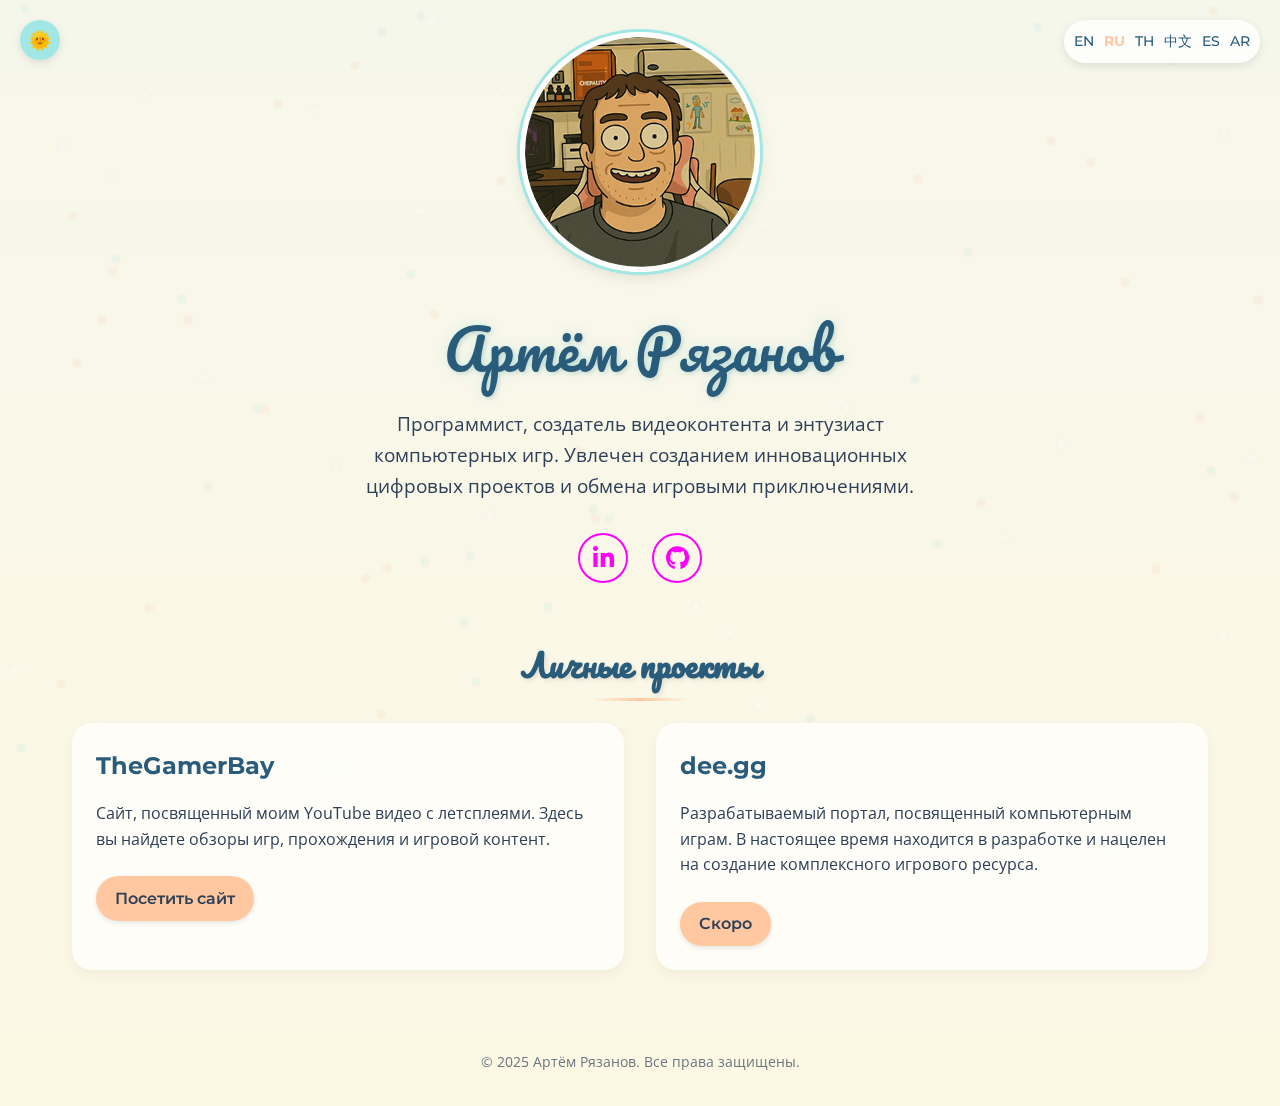
<file: index_ru.html>
<!DOCTYPE html>
<html lang="ru">
<head>
    <meta charset="UTF-8">
    <meta name="viewport" content="width=device-width, initial-scale=1.0">
    <title>Артём Рязанов - Персональный сайт</title>
    
    <!-- Favicon -->
    <link rel="apple-touch-icon" sizes="180x180" href="apple-touch-icon.png">
    <link rel="icon" type="image/png" sizes="32x32" href="favicon-32x32.png">
    <link rel="icon" type="image/png" sizes="16x16" href="favicon-16x16.png">
    <link rel="manifest" href="site.webmanifest">
    
    <!-- Google Fonts -->
    <link href="https://fonts.googleapis.com/css2?family=Orbitron:wght@400;700&family=Roboto:wght@300;400&family=Pacifico&family=Montserrat:wght@300;400;500;700&family=Open+Sans:wght@300;400;600&display=swap" rel="stylesheet">
    
    <!-- Font Awesome for icons -->
    <link rel="stylesheet" href="https://cdnjs.cloudflare.com/ajax/libs/font-awesome/6.4.0/css/all.min.css">
    
    <style>
        /* Base Styles */
        :root {
            /* Common colors */
            --neon-blue: #00fff0;
            --neon-purple: #f0f;
            --neon-pink: #ff00aa;
            
            /* Dark theme (default) */
            --bg-color: #0a0c10;
            --text-color: #dfe0e4;
            --card-bg: rgba(255, 255, 255, 0.05);
            --border-color: var(--neon-blue);
            --title-shadow-color: var(--neon-blue);
            --title-text-color: #fff;
            --switcher-bg: rgba(10, 12, 16, 0.7);
        }
        
        /* Beach-themed Light theme */
        body.theme-light {
            /* Beach theme colors */
            --bg-color: #FDF8E4; /* warm sand background */
            --bg-color-alt: #E8F4FB; /* light sky blue for alternate sections */
            --text-color: #2E4057; /* dark slate/blue for text */
            --accent-color: #FFC8A0; /* soft coral accent (buttons) */
            --accent-color-alt: #A0E7E5; /* teal accent */
            --heading-color: #295B7A; /* beachy dark teal for headings */
            
            /* UI elements */
            --card-bg: rgba(255, 255, 255, 0.7); /* semi-transparent white */
            --border-color: var(--accent-color-alt);
            --title-shadow-color: rgba(160, 231, 229, 0.5); /* soft teal shadow */
            --title-text-color: var(--heading-color);
            --switcher-bg: rgba(255, 255, 255, 0.8);
            --link-color: #288BB8; /* soft blue for links */
        }
        
        * {
            margin: 0;
            padding: 0;
            box-sizing: border-box;
        }
        
        body {
            background-color: var(--bg-color);
            color: var(--text-color);
            font-family: 'Roboto', sans-serif;
            line-height: 1.6;
            overflow-x: hidden;
            position: relative;
            transition: background-color 0.5s, color 0.5s, font-family 0.5s;
        }
        
        /* Typography for light theme */
        body.theme-light {
            font-family: 'Open Sans', sans-serif;
        }
        
        body::before {
            content: "";
            position: absolute;
            top: 0;
            left: 0;
            width: 100%;
            height: 100%;
            background: 
                linear-gradient(rgba(10, 12, 16, 0.9), rgba(10, 12, 16, 0.9)),
                url('data:image/svg+xml;utf8,<svg xmlns="http://www.w3.org/2000/svg" width="100" height="100" viewBox="0 0 100 100"><rect width="100" height="100" fill="none" stroke="%2300fff0" stroke-width="0.5" stroke-opacity="0.1"/><line x1="0" y1="0" x2="100" y2="100" stroke="%2300fff0" stroke-width="0.5" stroke-opacity="0.1"/><line x1="100" y1="0" x2="0" y2="100" stroke="%2300fff0" stroke-width="0.5" stroke-opacity="0.1"/></svg>');
            background-size: 50px 50px;
            z-index: -1;
            opacity: 0.5;
            transition: all 0.5s ease;
        }
        
        body.theme-light::before {
            opacity: 0.3;
            background: 
                linear-gradient(to bottom, var(--bg-color-alt) 0%, var(--bg-color) 100%),
                url('data:image/svg+xml;utf8,<svg xmlns="http://www.w3.org/2000/svg" width="200" height="200" viewBox="0 0 200 200"><path d="M0,100 C20,80 40,120 60,100 C80,80 100,120 120,100 C140,80 160,120 180,100 C200,80 220,120 240,100" fill="none" stroke="%23A0E7E5" stroke-width="1" stroke-opacity="0.2"/><path d="M0,130 C20,110 40,150 60,130 C80,110 100,150 120,130 C140,110 160,150 180,130 C200,110 220,150 240,130" fill="none" stroke="%23A0E7E5" stroke-width="1" stroke-opacity="0.2"/><path d="M0,160 C20,140 40,180 60,160 C80,140 100,180 120,160 C140,140 160,180 180,160 C200,140 220,180 240,160" fill="none" stroke="%23A0E7E5" stroke-width="1" stroke-opacity="0.2"/></svg>');
            background-size: 100% 100%, 400px 400px;
        }
        
        .container {
            max-width: 1200px;
            margin: 0 auto;
            padding: 2rem;
            min-height: 100vh;
            display: flex;
            flex-direction: column;
            justify-content: center;
        }
        
        /* Language Switcher */
        .lang-switcher {
            position: fixed;
            top: 20px;
            right: 20px;
            z-index: 100;
            display: flex;
            gap: 10px;
            background-color: var(--switcher-bg);
            padding: 10px;
            border-radius: 5px;
            border: 1px solid var(--border-color);
            box-shadow: 0 0 10px var(--border-color);
            transition: all 0.5s ease;
        }
        
        /* Beach-themed language switcher */
        body.theme-light .lang-switcher {
            background-color: rgba(255, 255, 255, 0.8);
            border: none;
            border-radius: 30px;
            box-shadow: 0 3px 10px rgba(0, 0, 0, 0.1);
            backdrop-filter: blur(5px);
        }
        
        .lang-switcher a {
            color: var(--text-color);
            text-decoration: none;
            font-family: 'Orbitron', sans-serif;
            font-size: 0.9rem;
            transition: all 0.3s ease;
        }
        
        body.theme-light .lang-switcher a {
            color: var(--heading-color);
            font-family: 'Montserrat', sans-serif;
            font-weight: 500;
        }
        
        .lang-switcher a:hover {
            color: var(--neon-blue);
            text-shadow: 0 0 5px var(--neon-blue), 0 0 10px var(--neon-blue);
        }
        
        body.theme-light .lang-switcher a:hover {
            color: var(--accent-color);
            text-shadow: none;
        }
        
        .lang-switcher a.active {
            color: var(--neon-blue);
            text-shadow: 0 0 5px var(--neon-blue), 0 0 10px var(--neon-blue);
        }
        
        body.theme-light .lang-switcher a.active {
            color: var(--accent-color);
            text-shadow: none;
            font-weight: 700;
        }
        
        /* Theme Toggle Button */
        .theme-toggle {
            position: fixed;
            top: 20px;
            left: 20px;
            z-index: 100;
            background-color: var(--switcher-bg);
            border: 1px solid var(--border-color);
            box-shadow: 0 0 10px var(--border-color);
            color: var(--text-color);
            font-size: 1.2rem;
            width: 40px;
            height: 40px;
            border-radius: 50%;
            display: flex;
            align-items: center;
            justify-content: center;
            cursor: pointer;
            transition: all 0.5s ease;
        }
        
        /* Beach-themed toggle button */
        body.theme-light .theme-toggle {
            background-color: var(--accent-color-alt);
            border: none;
            color: white;
            box-shadow: 0 3px 10px rgba(0, 0, 0, 0.1);
        }
        
        .theme-toggle:hover {
            transform: scale(1.1);
            box-shadow: 0 0 15px var(--border-color);
        }
        
        body.theme-light .theme-toggle:hover {
            transform: scale(1.1) rotate(15deg);
            box-shadow: 0 5px 15px rgba(0, 0, 0, 0.15);
        }
        
        /* Header Section */
        .header {
            text-align: center;
            margin-bottom: 0.5rem;
        }
        
        .profile-pic {
            width: 240px;
            height: 240px;
            border-radius: 50%;
            object-fit: cover;
            border: 3px solid var(--border-color);
            box-shadow: 0 0 15px var(--border-color), 0 0 30px var(--border-color);
            margin-bottom: 1.5rem;
            transition: all 0.5s ease;
        }
        
        /* Beach-themed profile pic */
        body.theme-light .profile-pic {
            border: 5px solid #fff;
            box-shadow: 
                0 0 0 3px var(--accent-color-alt),
                0 5px 15px rgba(0, 0, 0, 0.1);
            transform: rotate(-2deg);
        }
        
        .profile-pic:hover {
            transform: scale(1.05);
            box-shadow: 0 0 20px var(--border-color), 0 0 40px var(--border-color);
        }
        
        body.theme-light .profile-pic:hover {
            transform: scale(1.05) rotate(2deg);
            box-shadow: 
                0 0 0 3px var(--accent-color),
                0 8px 20px rgba(0, 0, 0, 0.15);
        }
        
        .name {
            font-family: 'Orbitron', sans-serif;
            font-size: 3.5rem;
            font-weight: 700;
            margin-bottom: 1rem;
            color: var(--title-text-color);
            text-shadow: 
                0 0 5px #fff,
                0 0 10px #fff,
                0 0 15px var(--title-shadow-color),
                0 0 20px var(--title-shadow-color),
                0 0 30px var(--title-shadow-color);
            animation: flicker 3s infinite alternate;
            transition: all 0.5s ease;
        }
        
        /* Beach-themed name styling */
        body.theme-light .name {
            font-family: 'Pacifico', cursive;
            font-weight: 400;
            color: var(--heading-color);
            text-shadow: 
                2px 2px 4px rgba(0, 0, 0, 0.1),
                0 0 10px var(--title-shadow-color);
            animation: gentle-wave 5s infinite alternate;
        }
        
        @keyframes flicker {
            0%, 19%, 21%, 23%, 25%, 54%, 56%, 100% {
                text-shadow: 
                    0 0 5px #fff,
                    0 0 10px #fff,
                    0 0 15px var(--title-shadow-color),
                    0 0 20px var(--title-shadow-color),
                    0 0 30px var(--title-shadow-color);
            }
            20%, 24%, 55% {
                text-shadow: none;
                opacity: 0.8;
            }
        }
        
        @keyframes gentle-wave {
            0% {
                transform: translateY(0);
            }
            100% {
                transform: translateY(-5px);
            }
        }
        
        .bio {
            font-size: 1.2rem;
            max-width: 600px;
            margin: 0 auto 2rem;
        }
        
        /* Social Links */
        .social-links {
            display: flex;
            justify-content: center;
            gap: 1.5rem;
            margin-bottom: 3rem;
        }
        
        .social-link {
            display: inline-flex;
            align-items: center;
            justify-content: center;
            width: 50px;
            height: 50px;
            border-radius: 50%;
            border: 2px solid var(--neon-purple);
            color: var(--neon-purple);
            font-size: 1.5rem;
            text-decoration: none;
            transition: all 0.3s ease;
        }
        
        .social-link:hover {
            background-color: var(--neon-purple);
            color: #fff;
            box-shadow: 0 0 15px var(--neon-purple), 0 0 30px var(--neon-purple);
            transform: translateY(-5px);
        }
        
        /* Projects Section */
        .section-title {
            font-family: 'Orbitron', sans-serif;
            font-size: 2rem;
            margin-bottom: 2rem;
            text-align: center;
            color: var(--neon-pink);
            text-shadow: 0 0 5px var(--neon-pink), 0 0 10px var(--neon-pink);
            transition: all 0.5s ease;
        }
        
        /* Beach-themed section title */
        body.theme-light .section-title {
            font-family: 'Pacifico', cursive;
            color: var(--heading-color);
            text-shadow: 2px 2px 4px rgba(0, 0, 0, 0.1);
            position: relative;
        }
        
        body.theme-light .section-title::after {
            content: "";
            position: absolute;
            bottom: -10px;
            left: 50%;
            transform: translateX(-50%);
            width: 100px;
            height: 3px;
            background: linear-gradient(to right, transparent, var(--accent-color), transparent);
            border-radius: 3px;
        }
        
        .projects {
            display: grid;
            grid-template-columns: repeat(auto-fit, minmax(300px, 1fr));
            gap: 2rem;
            margin-bottom: 3rem;
        }
        
        .project-card {
            background-color: var(--card-bg);
            border-radius: 10px;
            padding: 1.5rem;
            border: 1px solid var(--border-color);
            transition: all 0.5s ease;
            position: relative;
            overflow: hidden;
        }
        
        /* Beach-themed project cards */
        body.theme-light .project-card {
            background-color: rgba(255, 255, 255, 0.7);
            border: none;
            border-radius: 20px;
            box-shadow: 0 5px 15px rgba(0, 0, 0, 0.05);
            backdrop-filter: blur(5px);
        }
        
        .project-card::before {
            content: "";
            position: absolute;
            top: 0;
            left: 0;
            width: 100%;
            height: 100%;
            background: linear-gradient(45deg, transparent, rgba(0, 255, 240, 0.1), transparent);
            transform: translateX(-100%);
            transition: transform 0.6s ease;
        }
        
        body.theme-light .project-card::before {
            background: linear-gradient(45deg, transparent, rgba(160, 231, 229, 0.2), transparent);
        }
        
        .project-card:hover {
            transform: translateY(-10px);
            box-shadow: 0 0 20px rgba(0, 210, 255, 0.3);
        }
        
        body.theme-light .project-card:hover {
            transform: translateY(-10px) rotate(1deg);
            box-shadow: 0 8px 25px rgba(0, 0, 0, 0.1);
        }
        
        .project-card:hover::before {
            transform: translateX(100%);
        }
        
        .project-title {
            font-family: 'Orbitron', sans-serif;
            font-size: 1.5rem;
            margin-bottom: 1rem;
            color: var(--border-color);
            transition: color 0.3s;
        }
        
        /* Beach-themed project title */
        body.theme-light .project-title {
            font-family: 'Montserrat', sans-serif;
            font-weight: 700;
            color: var(--heading-color);
        }
        
        .project-description {
            margin-bottom: 1.5rem;
        }
        
        .project-link {
            display: inline-block;
            padding: 0.5rem 1rem;
            background-color: transparent;
            border: 1px solid var(--border-color);
            color: var(--border-color);
            text-decoration: none;
            border-radius: 5px;
            font-family: 'Orbitron', sans-serif;
            transition: all 0.5s ease;
        }
        
        /* Beach-themed buttons */
        body.theme-light .project-link {
            background-color: var(--accent-color);
            color: var(--text-color);
            border: none;
            border-radius: 999px; /* Pill shape */
            padding: 0.6rem 1.2rem;
            font-family: 'Montserrat', sans-serif;
            font-weight: 600;
            box-shadow: 0 2px 5px rgba(0, 0, 0, 0.1);
        }
        
        .project-link:hover {
            background-color: var(--border-color);
            color: var(--bg-color);
            box-shadow: 0 0 10px var(--border-color), 0 0 20px var(--border-color);
        }
        
        body.theme-light .project-link:hover {
            background-color: #FFB682; /* Slightly deeper coral on hover */
            transform: translateY(-2px);
            box-shadow: 0 4px 8px rgba(0, 0, 0, 0.15);
        }
        
        /* Footer */
        .footer {
            text-align: center;
            margin-top: auto;
            padding-top: 2rem;
            font-size: 0.9rem;
            opacity: 0.7;
        }
        
        /* Responsive Design */
        @media (max-width: 768px) {
            .container {
                padding: 1rem;
            }
            
            .name {
                font-size: 2.5rem;
            }
            
            .bio {
                font-size: 1rem;
            }
            
            .projects {
                grid-template-columns: 1fr;
            }
            
            .lang-switcher {
                top: 10px;
                right: 10px;
                padding: 5px;
            }
            
            .lang-switcher a {
                font-size: 0.8rem;
            }
        }
        
        /* Star Animation (Dark Theme) / Beach Elements (Light Theme) */
        .stars {
            position: fixed;
            top: 0;
            left: 0;
            width: 100%;
            height: 100%;
            z-index: -2;
            pointer-events: none;
        }
        
        .star {
            position: absolute;
            width: 2px;
            height: 2px;
            background-color: #fff;
            border-radius: 50%;
            animation: twinkle var(--duration, 3s) infinite both;
            opacity: 0;
            transition: all 0.5s ease;
        }
        
        /* Beach elements for light theme */
        body.theme-light .star {
            width: 8px;
            height: 8px;
            background-color: transparent;
            border-radius: 50%;
            opacity: 0.7;
            box-shadow: 0 0 2px rgba(255, 200, 160, 0.5);
            animation: float var(--duration, 8s) infinite ease-in-out;
        }
        
        body.theme-light .star:nth-child(3n) {
            background-color: rgba(255, 200, 160, 0.3); /* Coral color for some elements */
        }
        
        body.theme-light .star:nth-child(3n+1) {
            background-color: rgba(160, 231, 229, 0.3); /* Teal color for some elements */
        }
        
        body.theme-light .star:nth-child(3n+2) {
            background-color: rgba(255, 255, 255, 0.5); /* White for some elements */
        }
        
        @keyframes twinkle {
            0%, 100% {
                opacity: 0;
            }
            50% {
                opacity: 1;
            }
        }
        
        @keyframes float {
            0%, 100% {
                transform: translateY(0) rotate(0);
            }
            50% {
                transform: translateY(-20px) rotate(10deg);
            }
        }
    </style>
</head>
<!-- Google tag (gtag.js) -->
<script async src="https://www.googletagmanager.com/gtag/js?id=G-1R5F85N9YH"></script>
<script>
    window.dataLayer = window.dataLayer || [];
    function gtag(){dataLayer.push(arguments);}
    gtag('js', new Date());

    gtag('config', 'G-1R5F85N9YH');
</script>
<body>
    <!-- Language Switcher -->
    <div class="lang-switcher">
        <a href="index_en.html">EN</a>
        <a href="index_ru.html" class="active">RU</a>
        <a href="index_th.html">TH</a>
        <a href="index_zh.html">中文</a>
        <a href="index_es.html">ES</a>
        <a href="index_ar.html">AR</a>
    </div>
    
    <!-- Theme Toggle Button -->
    <button id="theme-toggle" class="theme-toggle" title="Переключить тему">🌙</button>
    
    <!-- Star Background -->
    <div class="stars" id="stars"></div>
    
    <div class="container">
        <!-- Header Section -->
        <section class="header">
            <img src="logo-300x300.png" alt="Артём Рязанов" class="profile-pic">
            <h1 class="name">Артём Рязанов</h1>
            <p class="bio">Программист, создатель видеоконтента и энтузиаст компьютерных игр. Увлечен созданием инновационных цифровых проектов и обмена игровыми приключениями.</p>
            
            <!-- Social Links -->
            <div class="social-links">
                <a href="https://www.linkedin.com/in/artryazanov/" target="_blank" class="social-link" title="LinkedIn">
                    <i class="fab fa-linkedin-in"></i>
                </a>
                <a href="https://github.com/artryazanov" target="_blank" class="social-link" title="GitHub">
                    <i class="fab fa-github"></i>
                </a>
            </div>
        </section>
        
        <!-- Projects Section -->
        <section>
            <h2 class="section-title">Личные проекты</h2>
            <div class="projects">
                <div class="project-card">
                    <h3 class="project-title">TheGamerBay</h3>
                    <p class="project-description">Сайт, посвященный моим YouTube видео с летсплеями. Здесь вы найдете обзоры игр, прохождения и игровой контент.</p>
                    <a href="https://www.thegamerbay.ru" target="_blank" class="project-link">Посетить сайт</a>
                </div>
                
                <div class="project-card">
                    <h3 class="project-title">dee.gg</h3>
                    <p class="project-description">Разрабатываемый портал, посвященный компьютерным играм. В настоящее время находится в разработке и нацелен на создание комплексного игрового ресурса.</p>
                    <a href="https://dee.gg" target="_blank" class="project-link">Скоро</a>
                </div>
            </div>
        </section>
        
        <!-- Footer -->
        <footer class="footer">
            <p>&copy; 2025 Артём Рязанов. Все права защищены.</p>
        </footer>
    </div>
    
    <!-- JavaScript for Star Animation and Theme Switching -->
    <script>
        document.addEventListener('DOMContentLoaded', function() {
            localStorage.setItem('lang', 'ru');
            // Theme toggle functionality
            const toggleBtn = document.getElementById('theme-toggle');
            const body = document.body;
            
            // 1. Check for saved theme preference
            const savedTheme = localStorage.getItem('theme');
            
            // 2. If theme preference is saved, use it
            if (savedTheme) {
                body.classList.toggle('theme-light', savedTheme === 'light');
                toggleBtn.textContent = savedTheme === 'light' ? '🌞' : '🌙';
            } else {
                // 3. Otherwise, use system preference
                const prefersDark = window.matchMedia('(prefers-color-scheme: dark)').matches;
                if (!prefersDark) {
                    body.classList.add('theme-light');
                    toggleBtn.textContent = '🌞';
                }
            }
            
            // 4. Theme toggle button click handler
            toggleBtn.addEventListener('click', function() {
                const isLight = body.classList.toggle('theme-light');
                toggleBtn.textContent = isLight ? '🌞' : '🌙';
                localStorage.setItem('theme', isLight ? 'light' : 'dark');
            });
            
            // 5. Listen for system theme changes
            window.matchMedia('(prefers-color-scheme: dark)').addEventListener('change', function(e) {
                // Only apply if user hasn't manually set a preference
                if (!localStorage.getItem('theme')) {
                    const isDark = e.matches;
                    body.classList.toggle('theme-light', !isDark);
                    toggleBtn.textContent = !isDark ? '🌞' : '🌙';
                }
            });
            
            // Create stars
            const starsContainer = document.getElementById('stars');
            const starsCount = 100;
            
            for (let i = 0; i < starsCount; i++) {
                const star = document.createElement('div');
                star.classList.add('star');
                
                // Random position
                const x = Math.random() * 100;
                const y = Math.random() * 100;
                
                // Random animation duration
                const duration = 2 + Math.random() * 3;
                
                // Random delay
                const delay = Math.random() * 5;
                
                star.style.left = `${x}%`;
                star.style.top = `${y}%`;
                star.style.setProperty('--duration', `${duration}s`);
                star.style.animationDelay = `${delay}s`;
                
                starsContainer.appendChild(star);
            }
            
            // Add glitch effect on image click
            const profilePic = document.querySelector('.profile-pic');
            
            profilePic.addEventListener('click', function() {
                this.style.filter = 'hue-rotate(90deg) contrast(1.5)';
                
                setTimeout(() => {
                    this.style.filter = 'none';
                }, 500);
            });
        });
    </script>
</body>
</html>
</file>
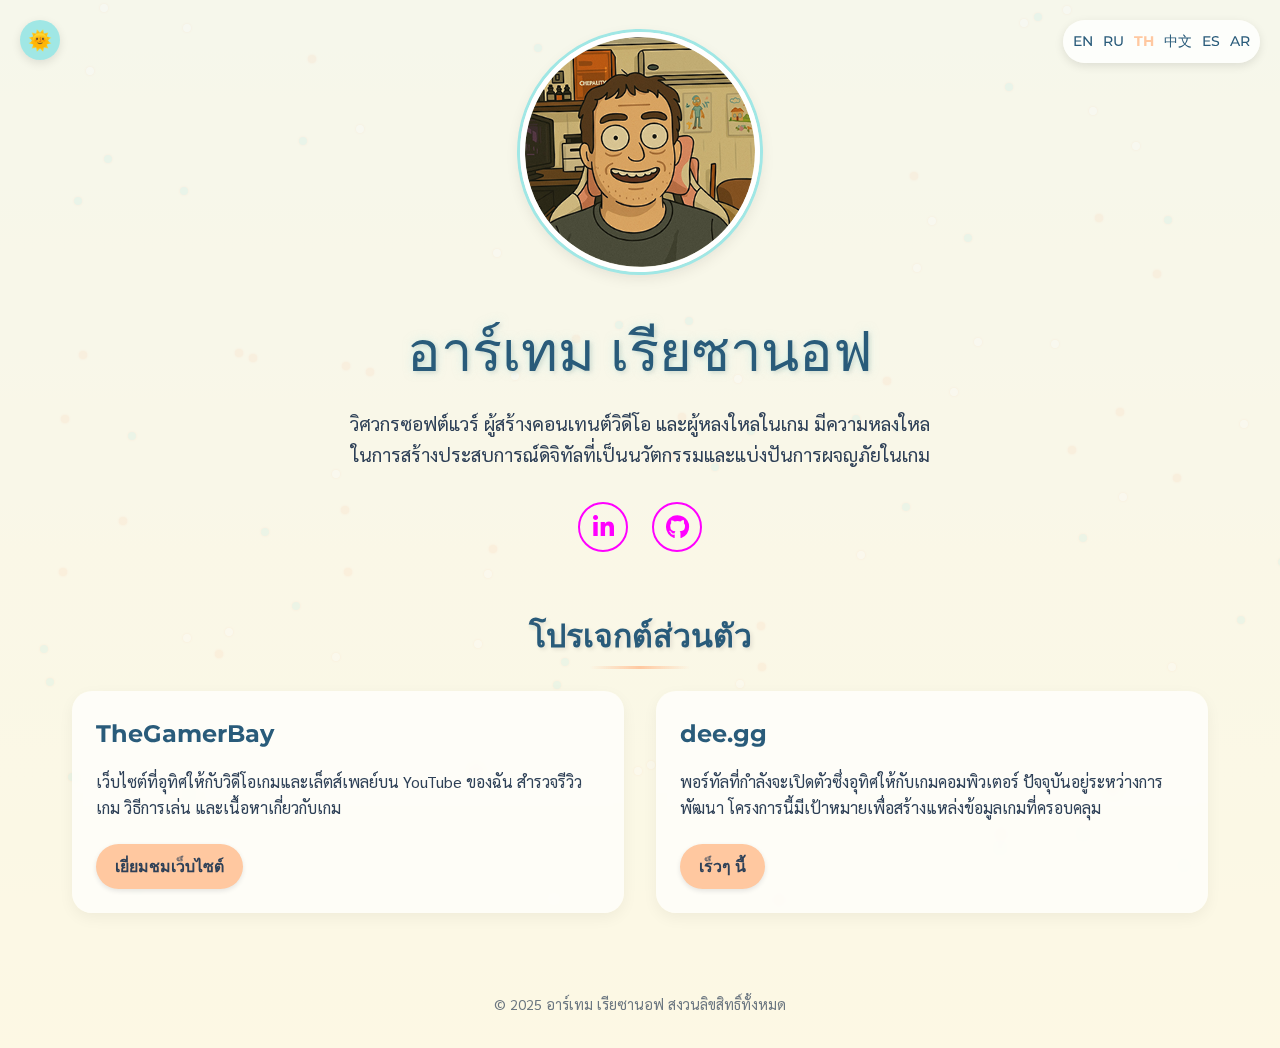
<file: index_th.html>
<!DOCTYPE html>
<html lang="th">
<head>
    <meta charset="UTF-8">
    <meta name="viewport" content="width=device-width, initial-scale=1.0">
    <title>อาร์เทม เรียซานอฟ - เว็บไซต์ส่วนตัว</title>
    
    <!-- Favicon -->
    <link rel="apple-touch-icon" sizes="180x180" href="apple-touch-icon.png">
    <link rel="icon" type="image/png" sizes="32x32" href="favicon-32x32.png">
    <link rel="icon" type="image/png" sizes="16x16" href="favicon-16x16.png">
    <link rel="manifest" href="site.webmanifest">
    
    <!-- Google Fonts -->
    <link href="https://fonts.googleapis.com/css2?family=Orbitron:wght@400;700&family=Roboto:wght@300;400&family=Sarabun:wght@300;400;700&family=Pacifico&family=Montserrat:wght@300;400;500;700&family=Open+Sans:wght@300;400;600&display=swap" rel="stylesheet">
    
    <!-- Font Awesome for icons -->
    <link rel="stylesheet" href="https://cdnjs.cloudflare.com/ajax/libs/font-awesome/6.4.0/css/all.min.css">
    
    <style>
        /* Base Styles */
        :root {
            /* Common colors */
            --neon-blue: #00fff0;
            --neon-purple: #f0f;
            --neon-pink: #ff00aa;
            
            /* Dark theme (default) */
            --bg-color: #0a0c10;
            --text-color: #dfe0e4;
            --card-bg: rgba(255, 255, 255, 0.05);
            --border-color: var(--neon-blue);
            --title-shadow-color: var(--neon-blue);
            --title-text-color: #fff;
            --switcher-bg: rgba(10, 12, 16, 0.7);
        }
        
        /* Beach-themed Light theme */
        body.theme-light {
            /* Beach theme colors */
            --bg-color: #FDF8E4; /* warm sand background */
            --bg-color-alt: #E8F4FB; /* light sky blue for alternate sections */
            --text-color: #2E4057; /* dark slate/blue for text */
            --accent-color: #FFC8A0; /* soft coral accent (buttons) */
            --accent-color-alt: #A0E7E5; /* teal accent */
            --heading-color: #295B7A; /* beachy dark teal for headings */
            
            /* UI elements */
            --card-bg: rgba(255, 255, 255, 0.7); /* semi-transparent white */
            --border-color: var(--accent-color-alt);
            --title-shadow-color: rgba(160, 231, 229, 0.5); /* soft teal shadow */
            --title-text-color: var(--heading-color);
            --switcher-bg: rgba(255, 255, 255, 0.8);
            --link-color: #288BB8; /* soft blue for links */
        }
        
        * {
            margin: 0;
            padding: 0;
            box-sizing: border-box;
        }
        
        body {
            background-color: var(--bg-color);
            color: var(--text-color);
            font-family: 'Sarabun', 'Roboto', sans-serif;
            line-height: 1.6;
            overflow-x: hidden;
            position: relative;
            transition: background-color 0.5s, color 0.5s, font-family 0.5s;
        }
        
        /* Typography for light theme */
        body.theme-light {
            font-family: 'Sarabun', 'Open Sans', sans-serif;
        }
        
        body::before {
            content: "";
            position: absolute;
            top: 0;
            left: 0;
            width: 100%;
            height: 100%;
            background: 
                linear-gradient(rgba(10, 12, 16, 0.9), rgba(10, 12, 16, 0.9)),
                url('data:image/svg+xml;utf8,<svg xmlns="http://www.w3.org/2000/svg" width="100" height="100" viewBox="0 0 100 100"><rect width="100" height="100" fill="none" stroke="%2300fff0" stroke-width="0.5" stroke-opacity="0.1"/><line x1="0" y1="0" x2="100" y2="100" stroke="%2300fff0" stroke-width="0.5" stroke-opacity="0.1"/><line x1="100" y1="0" x2="0" y2="100" stroke="%2300fff0" stroke-width="0.5" stroke-opacity="0.1"/></svg>');
            background-size: 50px 50px;
            z-index: -1;
            opacity: 0.5;
            transition: all 0.5s ease;
        }
        
        body.theme-light::before {
            opacity: 0.3;
            background: 
                linear-gradient(to bottom, var(--bg-color-alt) 0%, var(--bg-color) 100%),
                url('data:image/svg+xml;utf8,<svg xmlns="http://www.w3.org/2000/svg" width="200" height="200" viewBox="0 0 200 200"><path d="M0,100 C20,80 40,120 60,100 C80,80 100,120 120,100 C140,80 160,120 180,100 C200,80 220,120 240,100" fill="none" stroke="%23A0E7E5" stroke-width="1" stroke-opacity="0.2"/><path d="M0,130 C20,110 40,150 60,130 C80,110 100,150 120,130 C140,110 160,150 180,130 C200,110 220,150 240,130" fill="none" stroke="%23A0E7E5" stroke-width="1" stroke-opacity="0.2"/><path d="M0,160 C20,140 40,180 60,160 C80,140 100,180 120,160 C140,140 160,180 180,160 C200,140 220,180 240,160" fill="none" stroke="%23A0E7E5" stroke-width="1" stroke-opacity="0.2"/></svg>');
            background-size: 100% 100%, 400px 400px;
        }
        
        .container {
            max-width: 1200px;
            margin: 0 auto;
            padding: 2rem;
            min-height: 100vh;
            display: flex;
            flex-direction: column;
            justify-content: center;
        }
        
        /* Language Switcher */
        .lang-switcher {
            position: fixed;
            top: 20px;
            right: 20px;
            z-index: 100;
            display: flex;
            gap: 10px;
            background-color: var(--switcher-bg);
            padding: 10px;
            border-radius: 5px;
            border: 1px solid var(--border-color);
            box-shadow: 0 0 10px var(--border-color);
            transition: all 0.5s ease;
        }
        
        /* Beach-themed language switcher */
        body.theme-light .lang-switcher {
            background-color: rgba(255, 255, 255, 0.8);
            border: none;
            border-radius: 30px;
            box-shadow: 0 3px 10px rgba(0, 0, 0, 0.1);
            backdrop-filter: blur(5px);
        }
        
        .lang-switcher a {
            color: var(--text-color);
            text-decoration: none;
            font-family: 'Orbitron', sans-serif;
            font-size: 0.9rem;
            transition: all 0.3s ease;
        }
        
        body.theme-light .lang-switcher a {
            color: var(--heading-color);
            font-family: 'Montserrat', sans-serif;
            font-weight: 500;
        }
        
        .lang-switcher a:hover {
            color: var(--neon-blue);
            text-shadow: 0 0 5px var(--neon-blue), 0 0 10px var(--neon-blue);
        }
        
        body.theme-light .lang-switcher a:hover {
            color: var(--accent-color);
            text-shadow: none;
        }
        
        .lang-switcher a.active {
            color: var(--neon-blue);
            text-shadow: 0 0 5px var(--neon-blue), 0 0 10px var(--neon-blue);
        }
        
        body.theme-light .lang-switcher a.active {
            color: var(--accent-color);
            text-shadow: none;
            font-weight: 700;
        }
        
        /* Theme Toggle Button */
        .theme-toggle {
            position: fixed;
            top: 20px;
            left: 20px;
            z-index: 100;
            background-color: var(--switcher-bg);
            border: 1px solid var(--border-color);
            box-shadow: 0 0 10px var(--border-color);
            color: var(--text-color);
            font-size: 1.2rem;
            width: 40px;
            height: 40px;
            border-radius: 50%;
            display: flex;
            align-items: center;
            justify-content: center;
            cursor: pointer;
            transition: all 0.5s ease;
        }
        
        /* Beach-themed toggle button */
        body.theme-light .theme-toggle {
            background-color: var(--accent-color-alt);
            border: none;
            color: white;
            box-shadow: 0 3px 10px rgba(0, 0, 0, 0.1);
        }
        
        .theme-toggle:hover {
            transform: scale(1.1);
            box-shadow: 0 0 15px var(--border-color);
        }
        
        body.theme-light .theme-toggle:hover {
            transform: scale(1.1) rotate(15deg);
            box-shadow: 0 5px 15px rgba(0, 0, 0, 0.15);
        }
        
        /* Header Section */
        .header {
            text-align: center;
            margin-bottom: 0.5rem;
        }
        
        .profile-pic {
            width: 240px;
            height: 240px;
            border-radius: 50%;
            object-fit: cover;
            border: 3px solid var(--border-color);
            box-shadow: 0 0 15px var(--border-color), 0 0 30px var(--border-color);
            margin-bottom: 1.5rem;
            transition: all 0.5s ease;
        }
        
        /* Beach-themed profile pic */
        body.theme-light .profile-pic {
            border: 5px solid #fff;
            box-shadow: 
                0 0 0 3px var(--accent-color-alt),
                0 5px 15px rgba(0, 0, 0, 0.1);
            transform: rotate(-2deg);
        }
        
        .profile-pic:hover {
            transform: scale(1.05);
            box-shadow: 0 0 20px var(--border-color), 0 0 40px var(--border-color);
        }
        
        body.theme-light .profile-pic:hover {
            transform: scale(1.05) rotate(2deg);
            box-shadow: 
                0 0 0 3px var(--accent-color),
                0 8px 20px rgba(0, 0, 0, 0.15);
        }
        
        .name {
            font-family: 'Orbitron', sans-serif;
            font-size: 3.5rem;
            font-weight: 700;
            margin-bottom: 1rem;
            color: var(--title-text-color);
            text-shadow: 
                0 0 5px #fff,
                0 0 10px #fff,
                0 0 15px var(--title-shadow-color),
                0 0 20px var(--title-shadow-color),
                0 0 30px var(--title-shadow-color);
            animation: flicker 3s infinite alternate;
            transition: all 0.5s ease;
        }
        
        /* Beach-themed name styling */
        body.theme-light .name {
            font-family: 'Pacifico', cursive;
            font-weight: 400;
            color: var(--heading-color);
            text-shadow: 
                2px 2px 4px rgba(0, 0, 0, 0.1),
                0 0 10px var(--title-shadow-color);
            animation: gentle-wave 5s infinite alternate;
        }
        
        @keyframes flicker {
            0%, 19%, 21%, 23%, 25%, 54%, 56%, 100% {
                text-shadow: 
                    0 0 5px #fff,
                    0 0 10px #fff,
                    0 0 15px var(--title-shadow-color),
                    0 0 20px var(--title-shadow-color),
                    0 0 30px var(--title-shadow-color);
            }
            20%, 24%, 55% {
                text-shadow: none;
                opacity: 0.8;
            }
        }
        
        @keyframes gentle-wave {
            0% {
                transform: translateY(0);
            }
            100% {
                transform: translateY(-5px);
            }
        }
        
        .bio {
            font-size: 1.2rem;
            max-width: 600px;
            margin: 0 auto 2rem;
        }
        
        /* Social Links */
        .social-links {
            display: flex;
            justify-content: center;
            gap: 1.5rem;
            margin-bottom: 3rem;
        }
        
        .social-link {
            display: inline-flex;
            align-items: center;
            justify-content: center;
            width: 50px;
            height: 50px;
            border-radius: 50%;
            border: 2px solid var(--neon-purple);
            color: var(--neon-purple);
            font-size: 1.5rem;
            text-decoration: none;
            transition: all 0.3s ease;
        }
        
        .social-link:hover {
            background-color: var(--neon-purple);
            color: #fff;
            box-shadow: 0 0 15px var(--neon-purple), 0 0 30px var(--neon-purple);
            transform: translateY(-5px);
        }
        
        /* Projects Section */
        .section-title {
            font-family: 'Orbitron', sans-serif;
            font-size: 2rem;
            margin-bottom: 2rem;
            text-align: center;
            color: var(--neon-pink);
            text-shadow: 0 0 5px var(--neon-pink), 0 0 10px var(--neon-pink);
            transition: all 0.5s ease;
        }
        
        /* Beach-themed section title */
        body.theme-light .section-title {
            font-family: 'Pacifico', cursive;
            color: var(--heading-color);
            text-shadow: 2px 2px 4px rgba(0, 0, 0, 0.1);
            position: relative;
        }
        
        body.theme-light .section-title::after {
            content: "";
            position: absolute;
            bottom: -10px;
            left: 50%;
            transform: translateX(-50%);
            width: 100px;
            height: 3px;
            background: linear-gradient(to right, transparent, var(--accent-color), transparent);
            border-radius: 3px;
        }
        
        .projects {
            display: grid;
            grid-template-columns: repeat(auto-fit, minmax(300px, 1fr));
            gap: 2rem;
            margin-bottom: 3rem;
        }
        
        .project-card {
            background-color: var(--card-bg);
            border-radius: 10px;
            padding: 1.5rem;
            border: 1px solid var(--border-color);
            transition: all 0.5s ease;
            position: relative;
            overflow: hidden;
        }
        
        /* Beach-themed project cards */
        body.theme-light .project-card {
            background-color: rgba(255, 255, 255, 0.7);
            border: none;
            border-radius: 20px;
            box-shadow: 0 5px 15px rgba(0, 0, 0, 0.05);
            backdrop-filter: blur(5px);
        }
        
        .project-card::before {
            content: "";
            position: absolute;
            top: 0;
            left: 0;
            width: 100%;
            height: 100%;
            background: linear-gradient(45deg, transparent, rgba(0, 255, 240, 0.1), transparent);
            transform: translateX(-100%);
            transition: transform 0.6s ease;
        }
        
        body.theme-light .project-card::before {
            background: linear-gradient(45deg, transparent, rgba(160, 231, 229, 0.2), transparent);
        }
        
        .project-card:hover {
            transform: translateY(-10px);
            box-shadow: 0 0 20px rgba(0, 210, 255, 0.3);
        }
        
        body.theme-light .project-card:hover {
            transform: translateY(-10px) rotate(1deg);
            box-shadow: 0 8px 25px rgba(0, 0, 0, 0.1);
        }
        
        .project-card:hover::before {
            transform: translateX(100%);
        }
        
        .project-title {
            font-family: 'Orbitron', sans-serif;
            font-size: 1.5rem;
            margin-bottom: 1rem;
            color: var(--border-color);
            transition: color 0.3s;
        }
        
        /* Beach-themed project title */
        body.theme-light .project-title {
            font-family: 'Montserrat', sans-serif;
            font-weight: 700;
            color: var(--heading-color);
        }
        
        .project-description {
            margin-bottom: 1.5rem;
        }
        
        .project-link {
            display: inline-block;
            padding: 0.5rem 1rem;
            background-color: transparent;
            border: 1px solid var(--border-color);
            color: var(--border-color);
            text-decoration: none;
            border-radius: 5px;
            font-family: 'Orbitron', sans-serif;
            transition: all 0.5s ease;
        }
        
        /* Beach-themed buttons */
        body.theme-light .project-link {
            background-color: var(--accent-color);
            color: var(--text-color);
            border: none;
            border-radius: 999px; /* Pill shape */
            padding: 0.6rem 1.2rem;
            font-family: 'Montserrat', sans-serif;
            font-weight: 600;
            box-shadow: 0 2px 5px rgba(0, 0, 0, 0.1);
        }
        
        .project-link:hover {
            background-color: var(--border-color);
            color: var(--bg-color);
            box-shadow: 0 0 10px var(--border-color), 0 0 20px var(--border-color);
        }
        
        body.theme-light .project-link:hover {
            background-color: #FFB682; /* Slightly deeper coral on hover */
            transform: translateY(-2px);
            box-shadow: 0 4px 8px rgba(0, 0, 0, 0.15);
        }
        
        /* Footer */
        .footer {
            text-align: center;
            margin-top: auto;
            padding-top: 2rem;
            font-size: 0.9rem;
            opacity: 0.7;
        }
        
        /* Responsive Design */
        @media (max-width: 768px) {
            .container {
                padding: 1rem;
            }
            
            .name {
                font-size: 2.5rem;
            }
            
            .bio {
                font-size: 1rem;
            }
            
            .projects {
                grid-template-columns: 1fr;
            }
            
            .lang-switcher {
                top: 10px;
                right: 10px;
                padding: 5px;
            }
            
            .lang-switcher a {
                font-size: 0.8rem;
            }
        }
        
        /* Star Animation (Dark Theme) / Beach Elements (Light Theme) */
        .stars {
            position: fixed;
            top: 0;
            left: 0;
            width: 100%;
            height: 100%;
            z-index: -2;
            pointer-events: none;
        }
        
        .star {
            position: absolute;
            width: 2px;
            height: 2px;
            background-color: #fff;
            border-radius: 50%;
            animation: twinkle var(--duration, 3s) infinite both;
            opacity: 0;
            transition: all 0.5s ease;
        }
        
        /* Beach elements for light theme */
        body.theme-light .star {
            width: 8px;
            height: 8px;
            background-color: transparent;
            border-radius: 50%;
            opacity: 0.7;
            box-shadow: 0 0 2px rgba(255, 200, 160, 0.5);
            animation: float var(--duration, 8s) infinite ease-in-out;
        }
        
        body.theme-light .star:nth-child(3n) {
            background-color: rgba(255, 200, 160, 0.3); /* Coral color for some elements */
        }
        
        body.theme-light .star:nth-child(3n+1) {
            background-color: rgba(160, 231, 229, 0.3); /* Teal color for some elements */
        }
        
        body.theme-light .star:nth-child(3n+2) {
            background-color: rgba(255, 255, 255, 0.5); /* White for some elements */
        }
        
        @keyframes twinkle {
            0%, 100% {
                opacity: 0;
            }
            50% {
                opacity: 1;
            }
        }
        
        @keyframes float {
            0%, 100% {
                transform: translateY(0) rotate(0);
            }
            50% {
                transform: translateY(-20px) rotate(10deg);
            }
        }
    </style>
</head>
<!-- Google tag (gtag.js) -->
<script async src="https://www.googletagmanager.com/gtag/js?id=G-1R5F85N9YH"></script>
<script>
    window.dataLayer = window.dataLayer || [];
    function gtag(){dataLayer.push(arguments);}
    gtag('js', new Date());

    gtag('config', 'G-1R5F85N9YH');
</script>
<body>
    <!-- Language Switcher -->
    <div class="lang-switcher">
        <a href="index_en.html">EN</a>
        <a href="index_ru.html">RU</a>
        <a href="index_th.html" class="active">TH</a>
        <a href="index_zh.html">中文</a>
        <a href="index_es.html">ES</a>
        <a href="index_ar.html">AR</a>
    </div>
    
    <!-- Theme Toggle Button -->
    <button id="theme-toggle" class="theme-toggle" title="สลับธีม">🌙</button>
    
    <!-- Star Background -->
    <div class="stars" id="stars"></div>
    
    <div class="container">
        <!-- Header Section -->
        <section class="header">
            <img src="logo-300x300.png" alt="อาร์เทม เรียซานอฟ" class="profile-pic">
            <h1 class="name">อาร์เทม เรียซานอฟ</h1>
            <p class="bio">วิศวกรซอฟต์แวร์ ผู้สร้างคอนเทนต์วิดีโอ และผู้หลงใหลในเกม มีความหลงใหลในการสร้างประสบการณ์ดิจิทัลที่เป็นนวัตกรรมและแบ่งปันการผจญภัยในเกม</p>
            
            <!-- Social Links -->
            <div class="social-links">
                <a href="https://www.linkedin.com/in/artryazanov/" target="_blank" class="social-link" title="LinkedIn">
                    <i class="fab fa-linkedin-in"></i>
                </a>
                <a href="https://github.com/artryazanov" target="_blank" class="social-link" title="GitHub">
                    <i class="fab fa-github"></i>
                </a>
            </div>
        </section>
        
        <!-- Projects Section -->
        <section>
            <h2 class="section-title">โปรเจกต์ส่วนตัว</h2>
            <div class="projects">
                <div class="project-card">
                    <h3 class="project-title">TheGamerBay</h3>
                    <p class="project-description">เว็บไซต์ที่อุทิศให้กับวิดีโอเกมและเล็ตส์เพลย์บน YouTube ของฉัน สำรวจรีวิวเกม วิธีการเล่น และเนื้อหาเกี่ยวกับเกม</p>
                    <a href="https://www.thegamerbay.ru" target="_blank" class="project-link">เยี่ยมชมเว็บไซต์</a>
                </div>
                
                <div class="project-card">
                    <h3 class="project-title">dee.gg</h3>
                    <p class="project-description">พอร์ทัลที่กำลังจะเปิดตัวซึ่งอุทิศให้กับเกมคอมพิวเตอร์ ปัจจุบันอยู่ระหว่างการพัฒนา โครงการนี้มีเป้าหมายเพื่อสร้างแหล่งข้อมูลเกมที่ครอบคลุม</p>
                    <a href="https://dee.gg" target="_blank" class="project-link">เร็วๆ นี้</a>
                </div>
            </div>
        </section>
        
        <!-- Footer -->
        <footer class="footer">
            <p>&copy; 2025 อาร์เทม เรียซานอฟ สงวนลิขสิทธิ์ทั้งหมด</p>
        </footer>
    </div>
    
    <!-- JavaScript for Star Animation and Theme Switching -->
    <script>
        document.addEventListener('DOMContentLoaded', function() {
            localStorage.setItem('lang', 'th');
            // Theme toggle functionality
            const toggleBtn = document.getElementById('theme-toggle');
            const body = document.body;
            
            // 1. Check for saved theme preference
            const savedTheme = localStorage.getItem('theme');
            
            // 2. If theme preference is saved, use it
            if (savedTheme) {
                body.classList.toggle('theme-light', savedTheme === 'light');
                toggleBtn.textContent = savedTheme === 'light' ? '🌞' : '🌙';
            } else {
                // 3. Otherwise, use system preference
                const prefersDark = window.matchMedia('(prefers-color-scheme: dark)').matches;
                if (!prefersDark) {
                    body.classList.add('theme-light');
                    toggleBtn.textContent = '🌞';
                }
            }
            
            // 4. Theme toggle button click handler
            toggleBtn.addEventListener('click', function() {
                const isLight = body.classList.toggle('theme-light');
                toggleBtn.textContent = isLight ? '🌞' : '🌙';
                localStorage.setItem('theme', isLight ? 'light' : 'dark');
            });
            
            // 5. Listen for system theme changes
            window.matchMedia('(prefers-color-scheme: dark)').addEventListener('change', function(e) {
                // Only apply if user hasn't manually set a preference
                if (!localStorage.getItem('theme')) {
                    const isDark = e.matches;
                    body.classList.toggle('theme-light', !isDark);
                    toggleBtn.textContent = !isDark ? '🌞' : '🌙';
                }
            });
            
            // Create stars
            const starsContainer = document.getElementById('stars');
            const starsCount = 100;
            
            for (let i = 0; i < starsCount; i++) {
                const star = document.createElement('div');
                star.classList.add('star');
                
                // Random position
                const x = Math.random() * 100;
                const y = Math.random() * 100;
                
                // Random animation duration
                const duration = 2 + Math.random() * 3;
                
                // Random delay
                const delay = Math.random() * 5;
                
                star.style.left = `${x}%`;
                star.style.top = `${y}%`;
                star.style.setProperty('--duration', `${duration}s`);
                star.style.animationDelay = `${delay}s`;
                
                starsContainer.appendChild(star);
            }
            
            // Add glitch effect on image click
            const profilePic = document.querySelector('.profile-pic');
            
            profilePic.addEventListener('click', function() {
                this.style.filter = 'hue-rotate(90deg) contrast(1.5)';
                
                setTimeout(() => {
                    this.style.filter = 'none';
                }, 500);
            });
        });
    </script>
</body>
</html>
</file>
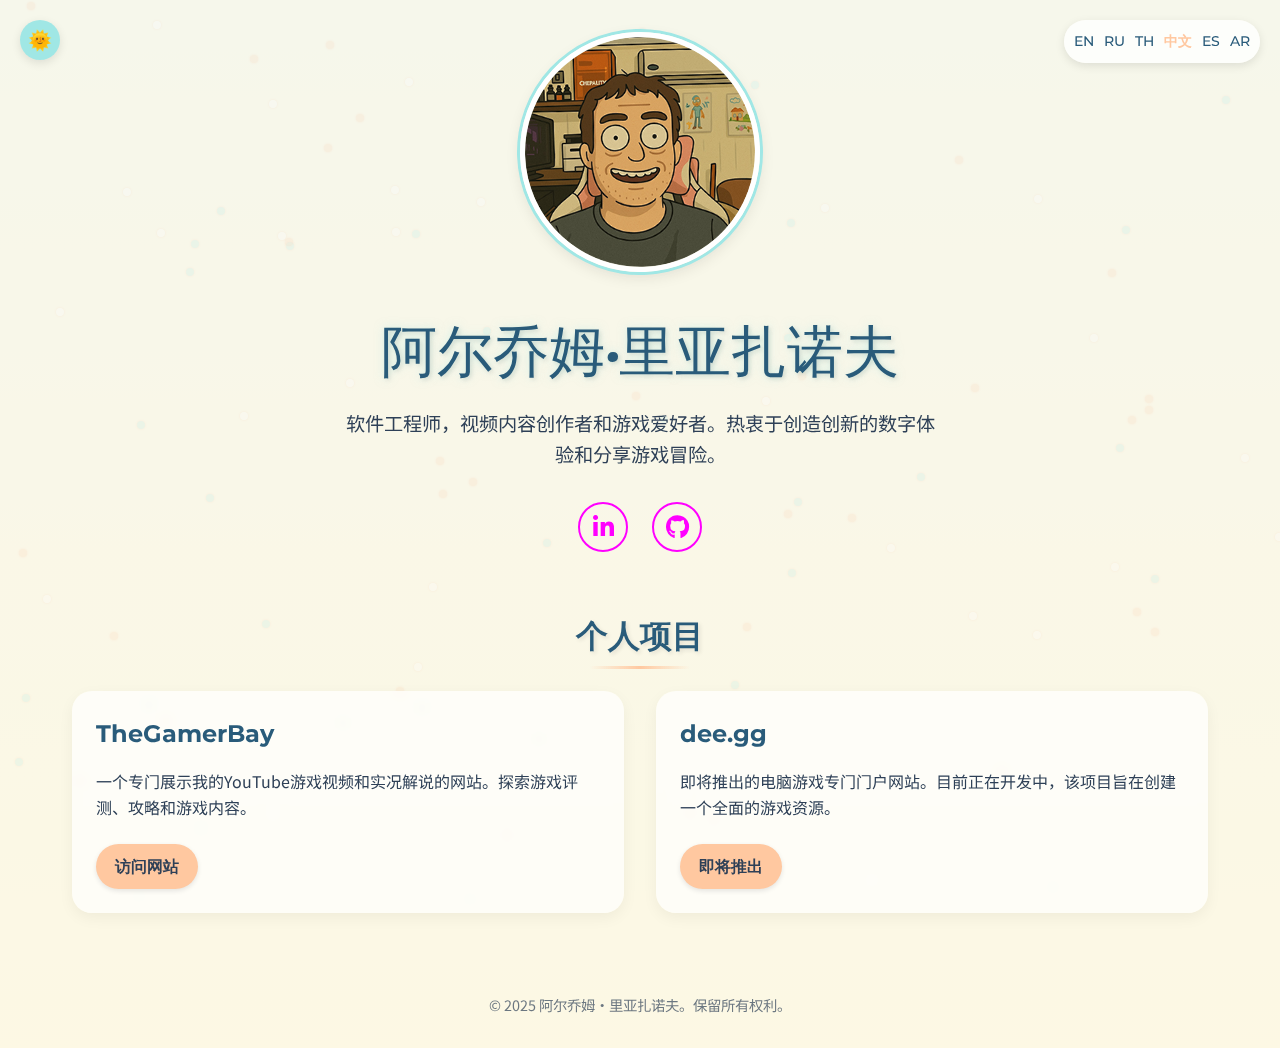
<file: index_zh.html>
<!DOCTYPE html>
<html lang="zh">
<head>
    <meta charset="UTF-8">
    <meta name="viewport" content="width=device-width, initial-scale=1.0">
    <title>阿尔乔姆·里亚扎诺夫 - 个人网站</title>
    
    <!-- Favicon -->
    <link rel="apple-touch-icon" sizes="180x180" href="apple-touch-icon.png">
    <link rel="icon" type="image/png" sizes="32x32" href="favicon-32x32.png">
    <link rel="icon" type="image/png" sizes="16x16" href="favicon-16x16.png">
    <link rel="manifest" href="site.webmanifest">
    
    <!-- Google Fonts -->
    <link href="https://fonts.googleapis.com/css2?family=Orbitron:wght@400;700&family=Roboto:wght@300;400&family=Noto+Sans+SC:wght@300;400;700&family=Pacifico&family=Montserrat:wght@300;400;500;700&family=Open+Sans:wght@300;400;600&display=swap" rel="stylesheet">
    
    <!-- Font Awesome for icons -->
    <link rel="stylesheet" href="https://cdnjs.cloudflare.com/ajax/libs/font-awesome/6.4.0/css/all.min.css">
    
    <style>
        /* Base Styles */
        :root {
            /* Common colors */
            --neon-blue: #00fff0;
            --neon-purple: #f0f;
            --neon-pink: #ff00aa;
            
            /* Dark theme (default) */
            --bg-color: #0a0c10;
            --text-color: #dfe0e4;
            --card-bg: rgba(255, 255, 255, 0.05);
            --border-color: var(--neon-blue);
            --title-shadow-color: var(--neon-blue);
            --title-text-color: #fff;
            --switcher-bg: rgba(10, 12, 16, 0.7);
        }
        
        /* Beach-themed Light theme */
        body.theme-light {
            /* Beach theme colors */
            --bg-color: #FDF8E4; /* warm sand background */
            --bg-color-alt: #E8F4FB; /* light sky blue for alternate sections */
            --text-color: #2E4057; /* dark slate/blue for text */
            --accent-color: #FFC8A0; /* soft coral accent (buttons) */
            --accent-color-alt: #A0E7E5; /* teal accent */
            --heading-color: #295B7A; /* beachy dark teal for headings */
            
            /* UI elements */
            --card-bg: rgba(255, 255, 255, 0.7); /* semi-transparent white */
            --border-color: var(--accent-color-alt);
            --title-shadow-color: rgba(160, 231, 229, 0.5); /* soft teal shadow */
            --title-text-color: var(--heading-color);
            --switcher-bg: rgba(255, 255, 255, 0.8);
            --link-color: #288BB8; /* soft blue for links */
        }
        
        * {
            margin: 0;
            padding: 0;
            box-sizing: border-box;
        }
        
        body {
            background-color: var(--bg-color);
            color: var(--text-color);
            font-family: 'Noto Sans SC', 'Roboto', sans-serif;
            line-height: 1.6;
            overflow-x: hidden;
            position: relative;
            transition: background-color 0.5s, color 0.5s, font-family 0.5s;
        }
        
        /* Typography for light theme */
        body.theme-light {
            font-family: 'Noto Sans SC', 'Open Sans', sans-serif;
        }
        
        body::before {
            content: "";
            position: absolute;
            top: 0;
            left: 0;
            width: 100%;
            height: 100%;
            background: 
                linear-gradient(rgba(10, 12, 16, 0.9), rgba(10, 12, 16, 0.9)),
                url('data:image/svg+xml;utf8,<svg xmlns="http://www.w3.org/2000/svg" width="100" height="100" viewBox="0 0 100 100"><rect width="100" height="100" fill="none" stroke="%2300fff0" stroke-width="0.5" stroke-opacity="0.1"/><line x1="0" y1="0" x2="100" y2="100" stroke="%2300fff0" stroke-width="0.5" stroke-opacity="0.1"/><line x1="100" y1="0" x2="0" y2="100" stroke="%2300fff0" stroke-width="0.5" stroke-opacity="0.1"/></svg>');
            background-size: 50px 50px;
            z-index: -1;
            opacity: 0.5;
            transition: all 0.5s ease;
        }
        
        body.theme-light::before {
            opacity: 0.3;
            background: 
                linear-gradient(to bottom, var(--bg-color-alt) 0%, var(--bg-color) 100%),
                url('data:image/svg+xml;utf8,<svg xmlns="http://www.w3.org/2000/svg" width="200" height="200" viewBox="0 0 200 200"><path d="M0,100 C20,80 40,120 60,100 C80,80 100,120 120,100 C140,80 160,120 180,100 C200,80 220,120 240,100" fill="none" stroke="%23A0E7E5" stroke-width="1" stroke-opacity="0.2"/><path d="M0,130 C20,110 40,150 60,130 C80,110 100,150 120,130 C140,110 160,150 180,130 C200,110 220,150 240,130" fill="none" stroke="%23A0E7E5" stroke-width="1" stroke-opacity="0.2"/><path d="M0,160 C20,140 40,180 60,160 C80,140 100,180 120,160 C140,140 160,180 180,160 C200,140 220,180 240,160" fill="none" stroke="%23A0E7E5" stroke-width="1" stroke-opacity="0.2"/></svg>');
            background-size: 100% 100%, 400px 400px;
        }
        
        .container {
            max-width: 1200px;
            margin: 0 auto;
            padding: 2rem;
            min-height: 100vh;
            display: flex;
            flex-direction: column;
            justify-content: center;
        }
        
        /* Language Switcher */
        .lang-switcher {
            position: fixed;
            top: 20px;
            right: 20px;
            z-index: 100;
            display: flex;
            gap: 10px;
            background-color: var(--switcher-bg);
            padding: 10px;
            border-radius: 5px;
            border: 1px solid var(--border-color);
            box-shadow: 0 0 10px var(--border-color);
            transition: all 0.5s ease;
        }
        
        /* Beach-themed language switcher */
        body.theme-light .lang-switcher {
            background-color: rgba(255, 255, 255, 0.8);
            border: none;
            border-radius: 30px;
            box-shadow: 0 3px 10px rgba(0, 0, 0, 0.1);
            backdrop-filter: blur(5px);
        }
        
        .lang-switcher a {
            color: var(--text-color);
            text-decoration: none;
            font-family: 'Orbitron', sans-serif;
            font-size: 0.9rem;
            transition: all 0.3s ease;
        }
        
        body.theme-light .lang-switcher a {
            color: var(--heading-color);
            font-family: 'Montserrat', sans-serif;
            font-weight: 500;
        }
        
        .lang-switcher a:hover {
            color: var(--neon-blue);
            text-shadow: 0 0 5px var(--neon-blue), 0 0 10px var(--neon-blue);
        }
        
        body.theme-light .lang-switcher a:hover {
            color: var(--accent-color);
            text-shadow: none;
        }
        
        .lang-switcher a.active {
            color: var(--neon-blue);
            text-shadow: 0 0 5px var(--neon-blue), 0 0 10px var(--neon-blue);
        }
        
        body.theme-light .lang-switcher a.active {
            color: var(--accent-color);
            text-shadow: none;
            font-weight: 700;
        }
        
        /* Theme Toggle Button */
        .theme-toggle {
            position: fixed;
            top: 20px;
            left: 20px;
            z-index: 100;
            background-color: var(--switcher-bg);
            border: 1px solid var(--border-color);
            box-shadow: 0 0 10px var(--border-color);
            color: var(--text-color);
            font-size: 1.2rem;
            width: 40px;
            height: 40px;
            border-radius: 50%;
            display: flex;
            align-items: center;
            justify-content: center;
            cursor: pointer;
            transition: all 0.5s ease;
        }
        
        /* Beach-themed toggle button */
        body.theme-light .theme-toggle {
            background-color: var(--accent-color-alt);
            border: none;
            color: white;
            box-shadow: 0 3px 10px rgba(0, 0, 0, 0.1);
        }
        
        .theme-toggle:hover {
            transform: scale(1.1);
            box-shadow: 0 0 15px var(--border-color);
        }
        
        body.theme-light .theme-toggle:hover {
            transform: scale(1.1) rotate(15deg);
            box-shadow: 0 5px 15px rgba(0, 0, 0, 0.15);
        }
        
        /* Header Section */
        .header {
            text-align: center;
            margin-bottom: 0.5rem;
        }
        
        .profile-pic {
            width: 240px;
            height: 240px;
            border-radius: 50%;
            object-fit: cover;
            border: 3px solid var(--border-color);
            box-shadow: 0 0 15px var(--border-color), 0 0 30px var(--border-color);
            margin-bottom: 1.5rem;
            transition: all 0.5s ease;
        }
        
        /* Beach-themed profile pic */
        body.theme-light .profile-pic {
            border: 5px solid #fff;
            box-shadow: 
                0 0 0 3px var(--accent-color-alt),
                0 5px 15px rgba(0, 0, 0, 0.1);
            transform: rotate(-2deg);
        }
        
        .profile-pic:hover {
            transform: scale(1.05);
            box-shadow: 0 0 20px var(--border-color), 0 0 40px var(--border-color);
        }
        
        body.theme-light .profile-pic:hover {
            transform: scale(1.05) rotate(2deg);
            box-shadow: 
                0 0 0 3px var(--accent-color),
                0 8px 20px rgba(0, 0, 0, 0.15);
        }
        
        .name {
            font-family: 'Orbitron', sans-serif;
            font-size: 3.5rem;
            font-weight: 700;
            margin-bottom: 1rem;
            color: var(--title-text-color);
            text-shadow: 
                0 0 5px #fff,
                0 0 10px #fff,
                0 0 15px var(--title-shadow-color),
                0 0 20px var(--title-shadow-color),
                0 0 30px var(--title-shadow-color);
            animation: flicker 3s infinite alternate;
            transition: all 0.5s ease;
        }
        
        /* Beach-themed name styling */
        body.theme-light .name {
            font-family: 'Pacifico', cursive;
            font-weight: 400;
            color: var(--heading-color);
            text-shadow: 
                2px 2px 4px rgba(0, 0, 0, 0.1),
                0 0 10px var(--title-shadow-color);
            animation: gentle-wave 5s infinite alternate;
        }
        
        @keyframes flicker {
            0%, 19%, 21%, 23%, 25%, 54%, 56%, 100% {
                text-shadow: 
                    0 0 5px #fff,
                    0 0 10px #fff,
                    0 0 15px var(--title-shadow-color),
                    0 0 20px var(--title-shadow-color),
                    0 0 30px var(--title-shadow-color);
            }
            20%, 24%, 55% {
                text-shadow: none;
                opacity: 0.8;
            }
        }
        
        @keyframes gentle-wave {
            0% {
                transform: translateY(0);
            }
            100% {
                transform: translateY(-5px);
            }
        }
        
        .bio {
            font-size: 1.2rem;
            max-width: 600px;
            margin: 0 auto 2rem;
        }
        
        /* Social Links */
        .social-links {
            display: flex;
            justify-content: center;
            gap: 1.5rem;
            margin-bottom: 3rem;
        }
        
        .social-link {
            display: inline-flex;
            align-items: center;
            justify-content: center;
            width: 50px;
            height: 50px;
            border-radius: 50%;
            border: 2px solid var(--neon-purple);
            color: var(--neon-purple);
            font-size: 1.5rem;
            text-decoration: none;
            transition: all 0.3s ease;
        }
        
        .social-link:hover {
            background-color: var(--neon-purple);
            color: #fff;
            box-shadow: 0 0 15px var(--neon-purple), 0 0 30px var(--neon-purple);
            transform: translateY(-5px);
        }
        
        /* Projects Section */
        .section-title {
            font-family: 'Orbitron', sans-serif;
            font-size: 2rem;
            margin-bottom: 2rem;
            text-align: center;
            color: var(--neon-pink);
            text-shadow: 0 0 5px var(--neon-pink), 0 0 10px var(--neon-pink);
            transition: all 0.5s ease;
        }
        
        /* Beach-themed section title */
        body.theme-light .section-title {
            font-family: 'Pacifico', cursive;
            color: var(--heading-color);
            text-shadow: 2px 2px 4px rgba(0, 0, 0, 0.1);
            position: relative;
        }
        
        body.theme-light .section-title::after {
            content: "";
            position: absolute;
            bottom: -10px;
            left: 50%;
            transform: translateX(-50%);
            width: 100px;
            height: 3px;
            background: linear-gradient(to right, transparent, var(--accent-color), transparent);
            border-radius: 3px;
        }
        
        .projects {
            display: grid;
            grid-template-columns: repeat(auto-fit, minmax(300px, 1fr));
            gap: 2rem;
            margin-bottom: 3rem;
        }
        
        .project-card {
            background-color: var(--card-bg);
            border-radius: 10px;
            padding: 1.5rem;
            border: 1px solid var(--border-color);
            transition: all 0.5s ease;
            position: relative;
            overflow: hidden;
        }
        
        /* Beach-themed project cards */
        body.theme-light .project-card {
            background-color: rgba(255, 255, 255, 0.7);
            border: none;
            border-radius: 20px;
            box-shadow: 0 5px 15px rgba(0, 0, 0, 0.05);
            backdrop-filter: blur(5px);
        }
        
        .project-card::before {
            content: "";
            position: absolute;
            top: 0;
            left: 0;
            width: 100%;
            height: 100%;
            background: linear-gradient(45deg, transparent, rgba(0, 255, 240, 0.1), transparent);
            transform: translateX(-100%);
            transition: transform 0.6s ease;
        }
        
        body.theme-light .project-card::before {
            background: linear-gradient(45deg, transparent, rgba(160, 231, 229, 0.2), transparent);
        }
        
        .project-card:hover {
            transform: translateY(-10px);
            box-shadow: 0 0 20px rgba(0, 210, 255, 0.3);
        }
        
        body.theme-light .project-card:hover {
            transform: translateY(-10px) rotate(1deg);
            box-shadow: 0 8px 25px rgba(0, 0, 0, 0.1);
        }
        
        .project-card:hover::before {
            transform: translateX(100%);
        }
        
        .project-title {
            font-family: 'Orbitron', sans-serif;
            font-size: 1.5rem;
            margin-bottom: 1rem;
            color: var(--border-color);
            transition: color 0.3s;
        }
        
        /* Beach-themed project title */
        body.theme-light .project-title {
            font-family: 'Montserrat', sans-serif;
            font-weight: 700;
            color: var(--heading-color);
        }
        
        .project-description {
            margin-bottom: 1.5rem;
        }
        
        .project-link {
            display: inline-block;
            padding: 0.5rem 1rem;
            background-color: transparent;
            border: 1px solid var(--border-color);
            color: var(--border-color);
            text-decoration: none;
            border-radius: 5px;
            font-family: 'Orbitron', sans-serif;
            transition: all 0.5s ease;
        }
        
        /* Beach-themed buttons */
        body.theme-light .project-link {
            background-color: var(--accent-color);
            color: var(--text-color);
            border: none;
            border-radius: 999px; /* Pill shape */
            padding: 0.6rem 1.2rem;
            font-family: 'Montserrat', sans-serif;
            font-weight: 600;
            box-shadow: 0 2px 5px rgba(0, 0, 0, 0.1);
        }
        
        .project-link:hover {
            background-color: var(--border-color);
            color: var(--bg-color);
            box-shadow: 0 0 10px var(--border-color), 0 0 20px var(--border-color);
        }
        
        body.theme-light .project-link:hover {
            background-color: #FFB682; /* Slightly deeper coral on hover */
            transform: translateY(-2px);
            box-shadow: 0 4px 8px rgba(0, 0, 0, 0.15);
        }
        
        /* Footer */
        .footer {
            text-align: center;
            margin-top: auto;
            padding-top: 2rem;
            font-size: 0.9rem;
            opacity: 0.7;
        }
        
        /* Responsive Design */
        @media (max-width: 768px) {
            .container {
                padding: 1rem;
            }
            
            .name {
                font-size: 2.5rem;
            }
            
            .bio {
                font-size: 1rem;
            }
            
            .projects {
                grid-template-columns: 1fr;
            }
            
            .lang-switcher {
                top: 10px;
                right: 10px;
                padding: 5px;
            }
            
            .lang-switcher a {
                font-size: 0.8rem;
            }
        }
        
        /* Star Animation */
        .stars {
            position: fixed;
            top: 0;
            left: 0;
            width: 100%;
            height: 100%;
            z-index: -2;
            pointer-events: none;
        }
        
        .star {
            position: absolute;
            width: 2px;
            height: 2px;
            background-color: #fff;
            border-radius: 50%;
            animation: twinkle var(--duration, 3s) infinite both;
            opacity: 0;
            transition: all 0.5s ease;
        }
        
        /* Beach elements for light theme */
        body.theme-light .star {
            width: 8px;
            height: 8px;
            background-color: transparent;
            border-radius: 50%;
            opacity: 0.7;
            box-shadow: 0 0 2px rgba(255, 200, 160, 0.5);
            animation: float var(--duration, 8s) infinite ease-in-out;
        }
        
        body.theme-light .star:nth-child(3n) {
            background-color: rgba(255, 200, 160, 0.3); /* Coral color for some elements */
        }
        
        body.theme-light .star:nth-child(3n+1) {
            background-color: rgba(160, 231, 229, 0.3); /* Teal color for some elements */
        }
        
        body.theme-light .star:nth-child(3n+2) {
            background-color: rgba(255, 255, 255, 0.5); /* White for some elements */
        }
        
        @keyframes twinkle {
            0%, 100% {
                opacity: 0;
            }
            50% {
                opacity: 1;
            }
        }
        
        @keyframes float {
            0%, 100% {
                transform: translateY(0) rotate(0);
            }
            50% {
                transform: translateY(-20px) rotate(10deg);
            }
        }
    </style>
</head>
<!-- Google tag (gtag.js) -->
<script async src="https://www.googletagmanager.com/gtag/js?id=G-1R5F85N9YH"></script>
<script>
    window.dataLayer = window.dataLayer || [];
    function gtag(){dataLayer.push(arguments);}
    gtag('js', new Date());

    gtag('config', 'G-1R5F85N9YH');
</script>
<body>
    <!-- Language Switcher -->
    <div class="lang-switcher">
        <a href="index_en.html">EN</a>
        <a href="index_ru.html">RU</a>
        <a href="index_th.html">TH</a>
        <a href="index_zh.html" class="active">中文</a>
        <a href="index_es.html">ES</a>
        <a href="index_ar.html">AR</a>
    </div>
    
    <!-- Theme Toggle Button -->
    <button id="theme-toggle" class="theme-toggle" title="切换主题">🌙</button>
    
    <!-- Star Background -->
    <div class="stars" id="stars"></div>
    
    <div class="container">
        <!-- Header Section -->
        <section class="header">
            <img src="logo-300x300.png" alt="阿尔乔姆·里亚扎诺夫" class="profile-pic">
            <h1 class="name">阿尔乔姆·里亚扎诺夫</h1>
            <p class="bio">软件工程师，视频内容创作者和游戏爱好者。热衷于创造创新的数字体验和分享游戏冒险。</p>
            
            <!-- Social Links -->
            <div class="social-links">
                <a href="https://www.linkedin.com/in/artryazanov/" target="_blank" class="social-link" title="LinkedIn">
                    <i class="fab fa-linkedin-in"></i>
                </a>
                <a href="https://github.com/artryazanov" target="_blank" class="social-link" title="GitHub">
                    <i class="fab fa-github"></i>
                </a>
            </div>
        </section>
        
        <!-- Projects Section -->
        <section>
            <h2 class="section-title">个人项目</h2>
            <div class="projects">
                <div class="project-card">
                    <h3 class="project-title">TheGamerBay</h3>
                    <p class="project-description">一个专门展示我的YouTube游戏视频和实况解说的网站。探索游戏评测、攻略和游戏内容。</p>
                    <a href="https://www.thegamerbay.ru" target="_blank" class="project-link">访问网站</a>
                </div>
                
                <div class="project-card">
                    <h3 class="project-title">dee.gg</h3>
                    <p class="project-description">即将推出的电脑游戏专门门户网站。目前正在开发中，该项目旨在创建一个全面的游戏资源。</p>
                    <a href="https://dee.gg" target="_blank" class="project-link">即将推出</a>
                </div>
            </div>
        </section>
        
        <!-- Footer -->
        <footer class="footer">
            <p>&copy; 2025 阿尔乔姆·里亚扎诺夫。保留所有权利。</p>
        </footer>
    </div>
    
    <!-- JavaScript for Star Animation and Theme Switching -->
    <script>
        document.addEventListener('DOMContentLoaded', function() {
            localStorage.setItem('lang', 'zh');
            // Theme toggle functionality
            const toggleBtn = document.getElementById('theme-toggle');
            const body = document.body;
            
            // 1. Check for saved theme preference
            const savedTheme = localStorage.getItem('theme');
            
            // 2. If theme preference is saved, use it
            if (savedTheme) {
                body.classList.toggle('theme-light', savedTheme === 'light');
                toggleBtn.textContent = savedTheme === 'light' ? '🌞' : '🌙';
            } else {
                // 3. Otherwise, use system preference
                const prefersDark = window.matchMedia('(prefers-color-scheme: dark)').matches;
                if (!prefersDark) {
                    body.classList.add('theme-light');
                    toggleBtn.textContent = '🌞';
                }
            }
            
            // 4. Theme toggle button click handler
            toggleBtn.addEventListener('click', function() {
                const isLight = body.classList.toggle('theme-light');
                toggleBtn.textContent = isLight ? '🌞' : '🌙';
                localStorage.setItem('theme', isLight ? 'light' : 'dark');
            });
            
            // 5. Listen for system theme changes
            window.matchMedia('(prefers-color-scheme: dark)').addEventListener('change', function(e) {
                // Only apply if user hasn't manually set a preference
                if (!localStorage.getItem('theme')) {
                    const isDark = e.matches;
                    body.classList.toggle('theme-light', !isDark);
                    toggleBtn.textContent = !isDark ? '🌞' : '🌙';
                }
            });
            
            // Create stars
            const starsContainer = document.getElementById('stars');
            const starsCount = 100;
            
            for (let i = 0; i < starsCount; i++) {
                const star = document.createElement('div');
                star.classList.add('star');
                
                // Random position
                const x = Math.random() * 100;
                const y = Math.random() * 100;
                
                // Random animation duration
                const duration = 2 + Math.random() * 3;
                
                // Random delay
                const delay = Math.random() * 5;
                
                star.style.left = `${x}%`;
                star.style.top = `${y}%`;
                star.style.setProperty('--duration', `${duration}s`);
                star.style.animationDelay = `${delay}s`;
                
                starsContainer.appendChild(star);
            }
            
            // Add glitch effect on image click
            const profilePic = document.querySelector('.profile-pic');
            
            profilePic.addEventListener('click', function() {
                this.style.filter = 'hue-rotate(90deg) contrast(1.5)';
                
                setTimeout(() => {
                    this.style.filter = 'none';
                }, 500);
            });
        });
    </script>
</body>
</html>
</file>
